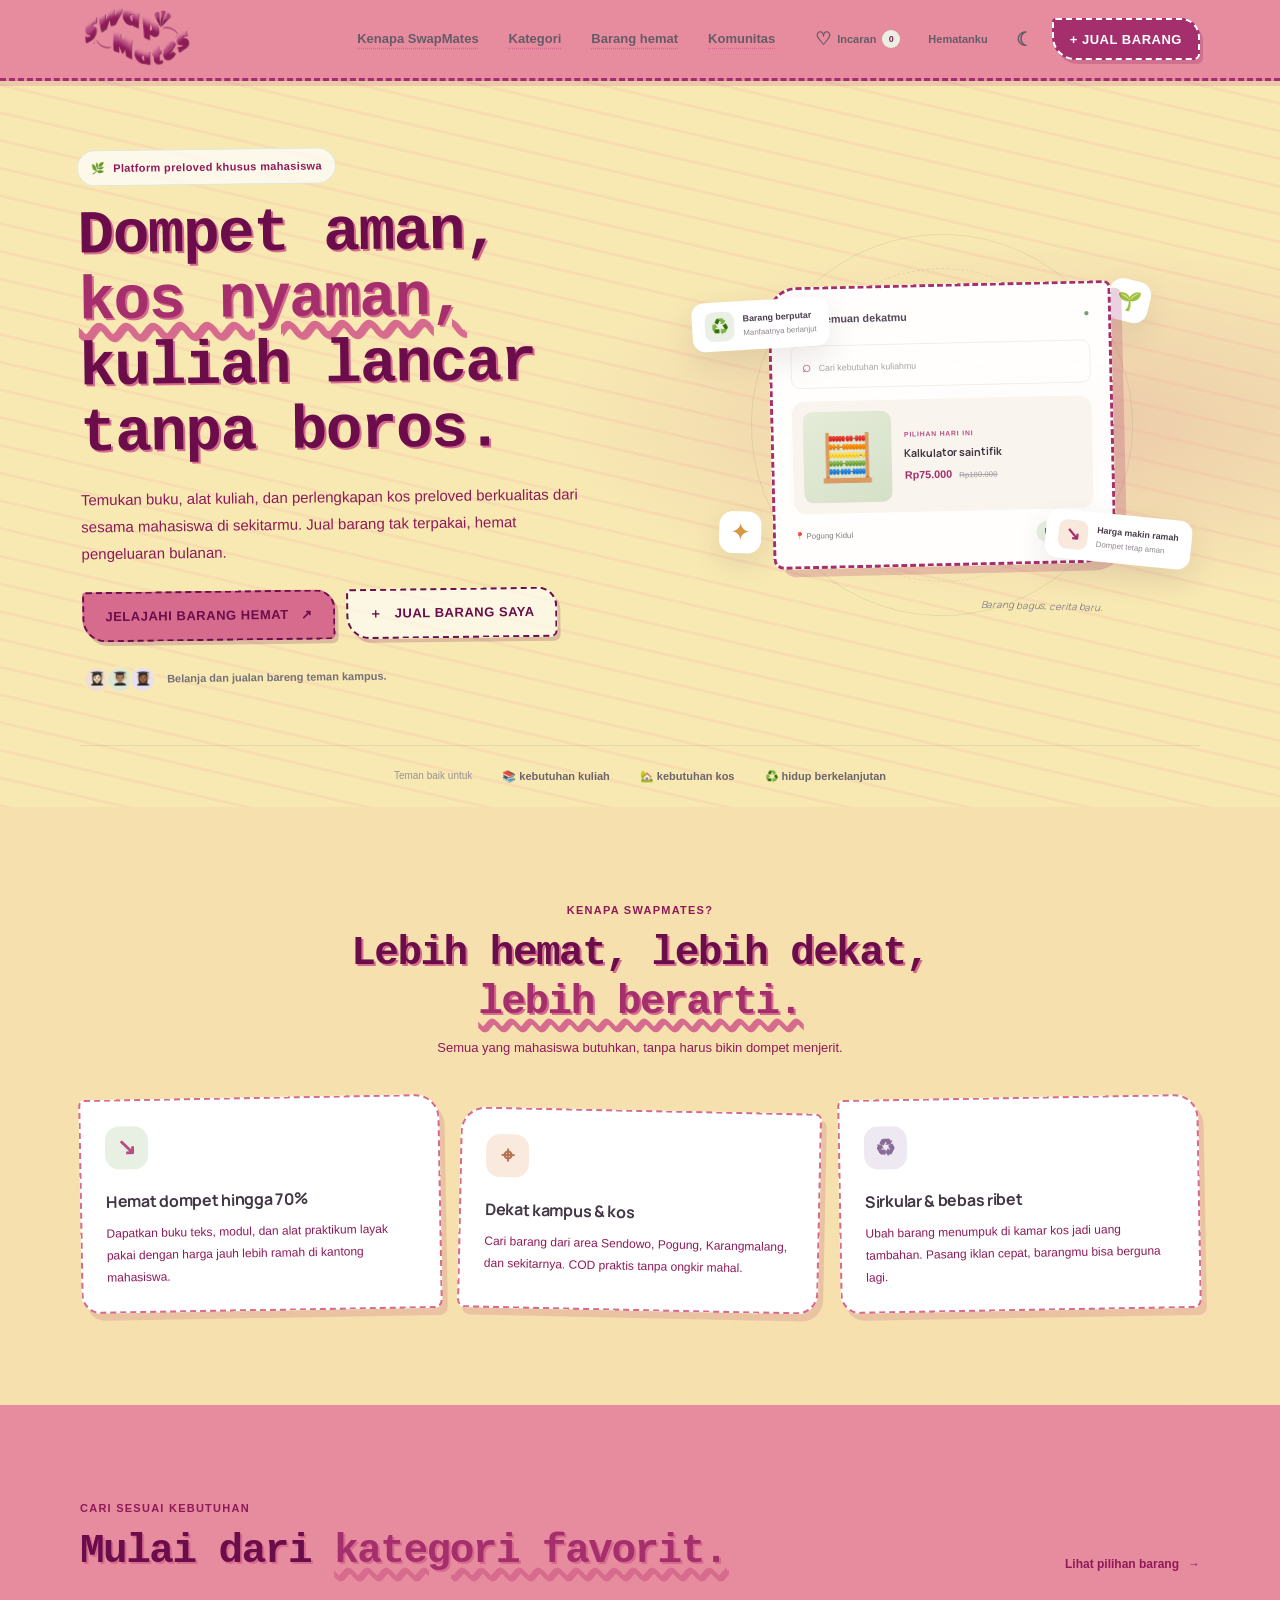
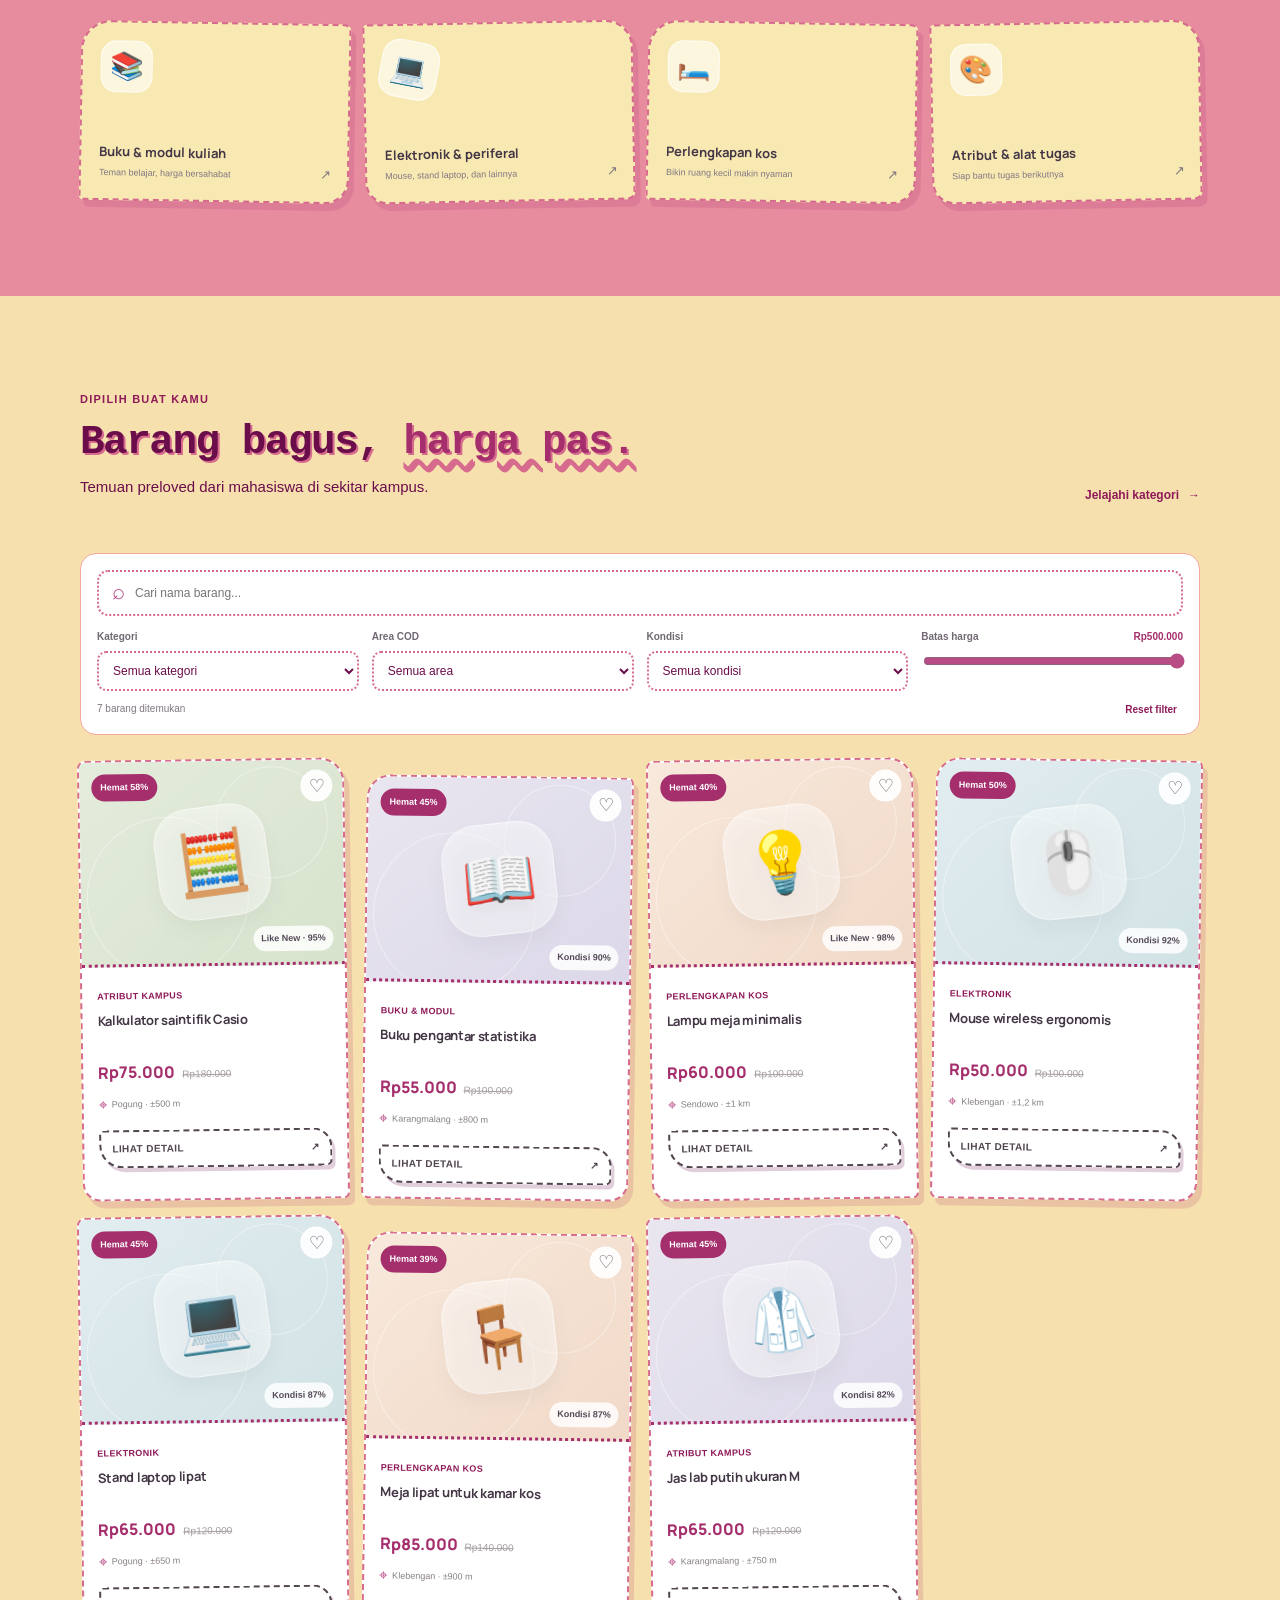
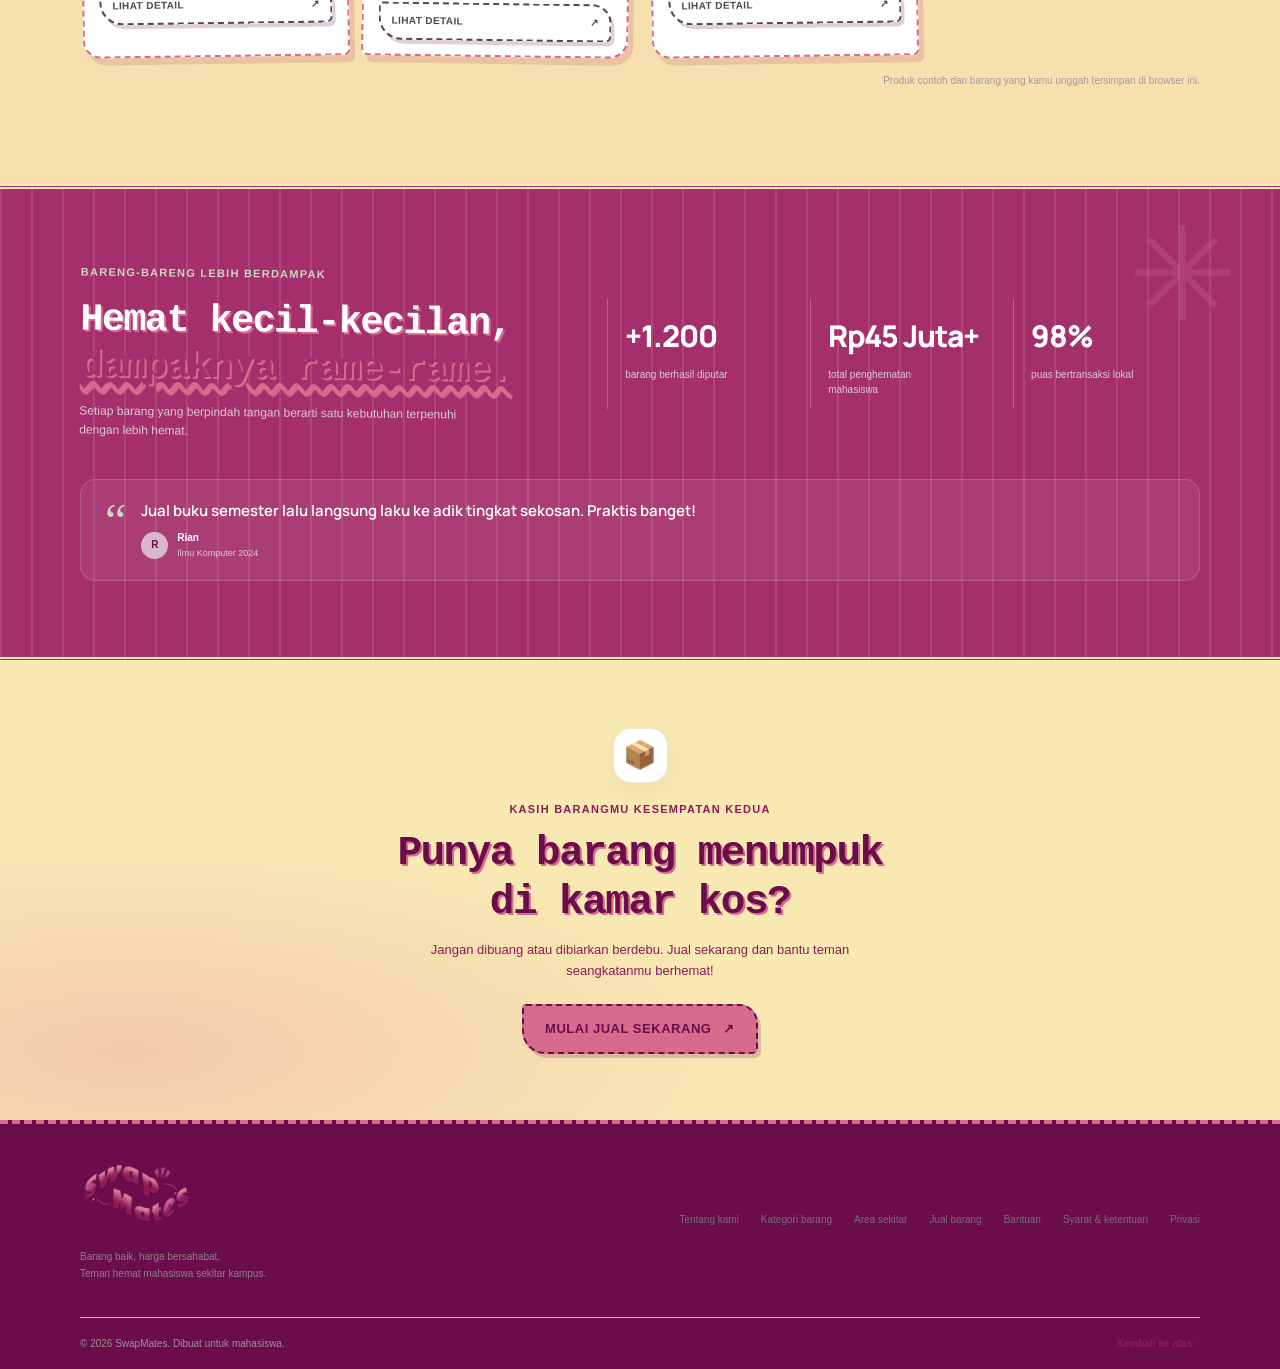
<file: index.html>
<!DOCTYPE html>
<html lang="id">
<head>
    <meta charset="UTF-8">
    <meta name="viewport" content="width=device-width, initial-scale=1.0">
    <meta name="theme-color" content="#f8e9b3">
    <meta name="description" content="Temukan barang preloved berkualitas dari mahasiswa sekitar kampus. Belanja lebih hemat dan jual barangmu dengan mudah di SwapMates.">
    <title>SwapMates — Preloved Hemat untuk Mahasiswa</title>
    <link rel="icon" type="image/png" href="assets/images/vector.png">
    <link rel="stylesheet" href="css/style.css">
</head>
<body>
    <header class="site-header">
        <nav class="navbar container" aria-label="Navigasi utama">
            <a class="brand" href="#home" aria-label="SwapMates, kembali ke beranda">
                <img class="brand-logo" src="assets/images/vector.png" alt="">
            </a>

            <button class="menu-toggle" type="button" aria-expanded="false" aria-controls="primary-menu" aria-label="Buka menu">
                <span></span><span></span><span></span>
            </button>

            <div class="menu" id="primary-menu">
                <a href="#benefits">Kenapa SwapMates</a>
                <a href="#categories">Kategori</a>
                <a href="#products">Barang hemat</a>
                <a href="#community">Komunitas</a>
                <div class="menu-tools">
                    <button class="tool-button wishlist-filter" type="button" aria-pressed="false" aria-label="Tampilkan daftar incaran">
                        <span aria-hidden="true">♡</span> Incaran <b id="wishlist-count">0</b>
                    </button>
                    <button class="tool-button" type="button" data-open-tracker>Hematanku</button>
                    <button class="tool-button theme-toggle" type="button" aria-label="Aktifkan tema gelap" aria-pressed="false">☾</button>
                    <button class="button button-small button-dark menu-cta" type="button" data-open-listing>+ Jual barang</button>
                </div>
            </div>
        </nav>
    </header>

    <main>
        <section class="hero section-shell" id="home">
            <div class="hero-inner container">
                <div class="hero-copy">
                    <p class="eyebrow"><span aria-hidden="true">🌿</span> Platform preloved khusus mahasiswa</p>
                    <h1>Dompet aman,<br><span>kos nyaman,</span><br>kuliah lancar tanpa boros.</h1>
                    <p class="hero-description">Temukan buku, alat kuliah, dan perlengkapan kos preloved berkualitas dari sesama mahasiswa di sekitarmu. Jual barang tak terpakai, hemat pengeluaran bulanan.</p>
                    <div class="hero-actions">
                        <a class="button button-primary" href="#products">Jelajahi barang hemat <span aria-hidden="true">↗</span></a>
                        <button class="button button-outline" type="button" data-open-listing><span aria-hidden="true">＋</span> Jual barang saya</button>
                    </div>
                    <div class="hero-note">
                        <span class="avatar-stack" aria-hidden="true"><i>👩🏻‍🎓</i><i>👨🏽‍🎓</i><i>👩🏾‍🎓</i></span>
                        <span>Belanja dan jualan bareng teman kampus.</span>
                    </div>
                </div>

                <div class="hero-art" aria-label="Pratinjau barang preloved di SwapMates">
                    <div class="art-orbit orbit-one"></div>
                    <div class="art-orbit orbit-two"></div>
                    <div class="art-sticker sticker-leaf" aria-hidden="true">🌱</div>
                    <div class="art-sticker sticker-sparkle" aria-hidden="true">✦</div>
                    <div class="market-card">
                        <div class="market-topline">
                            <span class="market-brand"><span class="mini-mark">S</span> Temuan dekatmu</span>
                            <span class="online-dot">●</span>
                        </div>
                        <div class="market-search"><span aria-hidden="true">⌕</span> Cari kebutuhan kuliahmu</div>
                        <div class="market-feature">
                            <div class="market-product-image" aria-hidden="true">🧮</div>
                            <div class="market-product-copy">
                                <span class="tiny-label">PILIHAN HARI INI</span>
                                <strong>Kalkulator saintifik</strong>
                                <span class="market-price">Rp75.000 <del>Rp180.000</del></span>
                            </div>
                        </div>
                        <div class="market-footer"><span>📍 Pogung Kidul</span><span class="save-pill">Hemat 58%</span></div>
                    </div>
                    <div class="floating-note note-top"><span class="note-icon">♻️</span><span><strong>Barang berputar</strong><small>Manfaatnya berlanjut</small></span></div>
                    <div class="floating-note note-bottom"><span class="note-icon note-coin">↘</span><span><strong>Harga makin ramah</strong><small>Dompet tetap aman</small></span></div>
                    <div class="hero-caption">Barang bagus, cerita baru.</div>
                </div>
            </div>
            <div class="hero-bottom container">
                <span>Teman baik untuk</span>
                <span class="campus-name">📚 kebutuhan kuliah</span>
                <span class="campus-name">🏡 kebutuhan kos</span>
                <span class="campus-name">♻️ hidup berkelanjutan</span>
            </div>
        </section>

        <section class="section benefits-section" id="benefits">
            <div class="container">
                <div class="section-heading">
                    <p class="eyebrow">Kenapa SwapMates?</p>
                    <h2>Lebih hemat, lebih dekat,<br><span>lebih berarti.</span></h2>
                    <p>Semua yang mahasiswa butuhkan, tanpa harus bikin dompet menjerit.</p>
                </div>
                <div class="benefit-grid">
                    <article class="benefit-card">
                        <span class="benefit-icon icon-green" aria-hidden="true">↘</span>
                        <h3>Hemat dompet hingga 70%</h3>
                        <p>Dapatkan buku teks, modul, dan alat praktikum layak pakai dengan harga jauh lebih ramah di kantong mahasiswa.</p>
                    </article>
                    <article class="benefit-card">
                        <span class="benefit-icon icon-peach" aria-hidden="true">⌖</span>
                        <h3>Dekat kampus &amp; kos</h3>
                        <p>Cari barang dari area Sendowo, Pogung, Karangmalang, dan sekitarnya. COD praktis tanpa ongkir mahal.</p>
                    </article>
                    <article class="benefit-card">
                        <span class="benefit-icon icon-lilac" aria-hidden="true">♻</span>
                        <h3>Sirkular &amp; bebas ribet</h3>
                        <p>Ubah barang menumpuk di kamar kos jadi uang tambahan. Pasang iklan cepat, barangmu bisa berguna lagi.</p>
                    </article>
                </div>
            </div>
        </section>

        <section class="section category-section" id="categories">
            <div class="container">
                <div class="section-heading section-heading-row">
                    <div>
                        <p class="eyebrow">Cari sesuai kebutuhan</p>
                        <h2>Mulai dari <span>kategori favorit.</span></h2>
                    </div>
                    <a class="text-link" href="#products">Lihat pilihan barang <span aria-hidden="true">→</span></a>
                </div>
                <div class="category-grid">
                    <a class="category-card category-books" href="#products" data-category-link="books">
                        <span class="category-emoji" aria-hidden="true">📚</span>
                        <span class="category-text"><strong>Buku &amp; modul kuliah</strong><small>Teman belajar, harga bersahabat</small></span>
                        <span class="category-arrow" aria-hidden="true">↗</span>
                    </a>
                    <a class="category-card category-tech" href="#products" data-category-link="electronics">
                        <span class="category-emoji" aria-hidden="true">💻</span>
                        <span class="category-text"><strong>Elektronik &amp; periferal</strong><small>Mouse, stand laptop, dan lainnya</small></span>
                        <span class="category-arrow" aria-hidden="true">↗</span>
                    </a>
                    <a class="category-card category-dorm" href="#products" data-category-link="dorm">
                        <span class="category-emoji" aria-hidden="true">🛏️</span>
                        <span class="category-text"><strong>Perlengkapan kos</strong><small>Bikin ruang kecil makin nyaman</small></span>
                        <span class="category-arrow" aria-hidden="true">↗</span>
                    </a>
                    <a class="category-card category-tools" href="#products" data-category-link="campus">
                        <span class="category-emoji" aria-hidden="true">🎨</span>
                        <span class="category-text"><strong>Atribut &amp; alat tugas</strong><small>Siap bantu tugas berikutnya</small></span>
                        <span class="category-arrow" aria-hidden="true">↗</span>
                    </a>
                </div>
            </div>
        </section>

        <section class="section products-section" id="products">
            <div class="container">
                <div class="section-heading section-heading-row">
                    <div>
                        <p class="eyebrow">Dipilih buat kamu</p>
                        <h2>Barang bagus, <span>harga pas.</span></h2>
                        <p>Temuan preloved dari mahasiswa di sekitar kampus.</p>
                    </div>
                    <a class="text-link" href="#categories">Jelajahi kategori <span aria-hidden="true">→</span></a>
                </div>
                <div class="catalog-tools">
                    <label class="search-field" for="product-search">
                        <span aria-hidden="true">⌕</span>
                        <input id="product-search" type="search" placeholder="Cari nama barang..." autocomplete="off">
                    </label>
                    <div class="filter-grid">
                        <label>Kategori
                            <select id="filter-category">
                                <option value="all">Semua kategori</option>
                                <option value="books">Buku &amp; Modul</option>
                                <option value="electronics">Elektronik</option>
                                <option value="dorm">Perlengkapan Kos</option>
                                <option value="campus">Atribut Kampus</option>
                            </select>
                        </label>
                        <label>Area COD
                            <select id="filter-area">
                                <option value="all">Semua area</option>
                                <option value="Pogung">Pogung</option>
                                <option value="Sendowo">Sendowo</option>
                                <option value="Karangmalang">Karangmalang</option>
                                <option value="Klebengan">Klebengan</option>
                            </select>
                        </label>
                        <label>Kondisi
                            <select id="filter-condition">
                                <option value="all">Semua kondisi</option>
                                <option value="95">Like New</option>
                                <option value="90">Minimal 90%</option>
                                <option value="80">Minimal 80%</option>
                            </select>
                        </label>
                        <label class="budget-filter" for="filter-budget">
                            <span>Batas harga <output id="budget-label" for="filter-budget">Rp500.000</output></span>
                            <input id="filter-budget" type="range" min="0" max="500000" step="10000" value="500000">
                        </label>
                    </div>
                    <div class="catalog-toolbar">
                        <p id="result-count" aria-live="polite"></p>
                        <button class="text-button" id="reset-filters" type="button">Reset filter</button>
                    </div>
                </div>
                <div class="product-grid" id="product-grid" aria-live="polite"></div>
                <div class="empty-state" id="empty-state" hidden>
                    <span aria-hidden="true">🔎</span>
                    <h3>Barangnya belum ketemu</h3>
                    <p>Coba ubah kata kunci atau longgarkan filternya.</p>
                    <button class="button button-outline" id="empty-reset" type="button">Tampilkan semua barang</button>
                </div>
                <p class="sample-note">Produk contoh dan barang yang kamu unggah tersimpan di browser ini.</p>
            </div>
        </section>

        <section class="community-section" id="community">
            <div class="community-inner container">
                <div class="community-heading">
                    <p class="eyebrow eyebrow-light">Bareng-bareng lebih berdampak</p>
                    <h2>Hemat kecil-kecilan,<br><span>dampaknya rame-rame.</span></h2>
                    <p>Setiap barang yang berpindah tangan berarti satu kebutuhan terpenuhi dengan lebih hemat.</p>
                </div>
                <div class="stats-grid">
                    <div class="stat"><strong>+1.200</strong><span>barang berhasil diputar</span></div>
                    <div class="stat"><strong>Rp45 Juta+</strong><span>total penghematan mahasiswa</span></div>
                    <div class="stat"><strong>98%</strong><span>puas bertransaksi lokal</span></div>
                </div>
                <figure class="testimonial">
                    <span class="quote-mark" aria-hidden="true">“</span>
                    <blockquote>Jual buku semester lalu langsung laku ke adik tingkat sekosan. Praktis banget!</blockquote>
                    <figcaption><span class="testimonial-avatar" aria-hidden="true">R</span><span><strong>Rian</strong><small>Ilmu Komputer 2024</small></span></figcaption>
                </figure>
                <span class="community-decoration" aria-hidden="true">✳</span>
            </div>
        </section>

        <section class="final-cta-section" id="final-cta">
            <div class="final-cta container">
                <div class="cta-icon" aria-hidden="true">📦</div>
                <p class="eyebrow">Kasih barangmu kesempatan kedua</p>
                <h2>Punya barang menumpuk<br>di kamar kos?</h2>
                <p>Jangan dibuang atau dibiarkan berdebu. Jual sekarang dan bantu teman seangkatanmu berhemat!</p>
                <button class="button button-primary" type="button" data-open-listing>Mulai jual sekarang <span aria-hidden="true">↗</span></button>
            </div>
        </section>
    </main>

    <footer class="site-footer" id="footer">
        <div class="container footer-main">
            <div class="footer-brand">
                <a class="brand" href="#home" aria-label="SwapMates, kembali ke beranda">
                    <img class="brand-logo" src="assets/images/vector.png" alt="">
                </a>
                <p>Barang baik, harga bersahabat.<br>Teman hemat mahasiswa sekitar kampus.</p>
            </div>
            <div class="footer-links">
                <a href="pages/about.html">Tentang kami</a>
                <a href="pages/categories.html">Kategori barang</a>
                <a href="pages/nearby.html">Area sekitar</a>
                <a href="pages/post.html">Jual barang</a>
                <a href="mailto:halo@swapmates.id">Bantuan</a>
                <a href="pages/terms.html">Syarat &amp; ketentuan</a>
                <a href="pages/privacy.html">Privasi</a>
            </div>
        </div>
        <div class="container footer-bottom">
            <span>© 2026 SwapMates. Dibuat untuk mahasiswa.</span>
            <a href="#home">Kembali ke atas ↑</a>
        </div>
    </footer>

    <dialog class="product-dialog" id="product-dialog" aria-labelledby="detail-title">
        <button class="dialog-close" type="button" data-close-dialog aria-label="Tutup detail">×</button>
        <div class="product-detail-grid">
            <div class="detail-gallery">
                <div class="detail-visual" id="detail-visual"></div>
                <div class="gallery-thumbnails" id="detail-thumbnails"></div>
            </div>
            <div class="detail-copy">
                <p class="eyebrow" id="detail-category"></p>
                <h2 id="detail-title"></h2>
                <div class="product-price"><strong id="detail-price"></strong><del id="detail-new-price"></del></div>
                <p class="detail-savings" id="detail-savings"></p>
                <p class="dialog-description" id="detail-description"></p>
                <div class="detail-facts">
                    <span id="detail-condition"></span>
                    <span id="detail-location"></span>
                </div>
                <div class="seller-card">
                    <span class="seller-avatar" id="seller-avatar">S</span>
                    <span><strong id="seller-name"></strong><small id="seller-course"></small></span>
                </div>
                <div class="offer-box">
                    <strong>Ajukan penawaran</strong>
                    <span class="offer-buttons">
                        <button class="button button-outline" type="button" data-offer="5000">−Rp5.000</button>
                        <button class="button button-outline" type="button" data-offer="10000">−Rp10.000</button>
                    </span>
                </div>
                <div class="detail-actions">
                    <button class="button button-outline" type="button" data-detail-chat>Hubungi penjual</button>
                    <button class="button button-primary" type="button" data-detail-buy>Simulasikan beli</button>
                    <button class="button button-primary" type="button" data-detail-sold hidden>Tandai terjual</button>
                </div>
                <p class="simulation-note">Transaksi dan chat adalah simulasi lokal untuk demo front-end.</p>
            </div>
        </div>
    </dialog>

    <dialog class="app-dialog listing-dialog" id="listing-dialog" aria-labelledby="listing-title">
        <button class="dialog-close" type="button" data-close-dialog aria-label="Tutup form">×</button>
        <p class="eyebrow">Bikin barangmu berguna lagi</p>
        <h2 id="listing-title">Pasang barang preloved</h2>
        <p class="dialog-intro">Isi detail singkat. Barangmu langsung muncul di etalase browser ini.</p>
        <form id="listing-form" class="listing-form">
            <label class="upload-control" for="listing-image">
                <span class="upload-icon" aria-hidden="true">＋</span>
                <span><strong>Pilih foto barang</strong><small>Maks. 3 foto · total 2 MB</small></span>
                <img id="listing-preview" alt="Pratinjau foto barang" hidden>
                <input id="listing-image" type="file" accept="image/*" multiple required>
            </label>
            <div class="form-grid">
                <label class="form-wide" for="listing-name">Nama barang
                    <input id="listing-name" name="name" type="text" maxlength="70" placeholder="Contoh: Kalkulator saintifik Casio" required>
                </label>
                <label for="listing-category">Kategori
                    <select id="listing-category" name="category" required>
                        <option value="books">Buku &amp; Modul</option>
                        <option value="electronics">Elektronik</option>
                        <option value="dorm">Perlengkapan Kos</option>
                        <option value="campus">Atribut Kampus</option>
                    </select>
                </label>
                <label for="listing-condition">Kondisi
                    <select id="listing-condition" name="condition" required>
                        <option value="95">Like New · 95%</option>
                        <option value="90">90%</option>
                        <option value="80">80%</option>
                    </select>
                </label>
                <label for="listing-price">Harga jual
                    <input id="listing-price" name="price" type="number" min="1000" step="1000" placeholder="75000" required>
                </label>
                <label for="listing-new-price">Estimasi harga baru
                    <input id="listing-new-price" name="newPrice" type="number" min="1000" step="1000" placeholder="180000" required>
                </label>
                <label for="listing-location">Lokasi COD
                    <select id="listing-location" name="location" required>
                        <option value="Pogung">Pogung</option>
                        <option value="Sendowo">Sendowo</option>
                        <option value="Karangmalang">Karangmalang</option>
                        <option value="Klebengan">Klebengan</option>
                    </select>
                </label>
                <label for="listing-seller">Nama penjual
                    <input id="listing-seller" name="seller" type="text" maxlength="40" placeholder="Nama panggilan" required>
                </label>
                <label for="listing-seller-course">Program studi / angkatan
                    <input id="listing-seller-course" name="course" type="text" maxlength="50" placeholder="Contoh: Ilmu Komputer '24" required>
                </label>
                <label class="form-wide" for="listing-description">Deskripsi kondisi barang
                    <textarea id="listing-description" name="description" rows="3" maxlength="300" placeholder="Ceritakan kondisi, kelengkapan, atau minus barang dengan jujur." required></textarea>
                </label>
            </div>
            <p class="listing-savings" id="listing-savings" aria-live="polite">Masukkan harga jual dan harga baru untuk melihat estimasi hemat.</p>
            <p class="form-feedback" id="listing-feedback" role="status"></p>
            <button class="button button-primary form-submit" type="submit">Pasang barang <span aria-hidden="true">↗</span></button>
        </form>
    </dialog>

    <dialog class="app-dialog dashboard-dialog" id="tracker-dialog" aria-labelledby="tracker-title">
        <button class="dialog-close" type="button" data-close-dialog aria-label="Tutup ringkasan">×</button>
        <p class="eyebrow">Ringkasan pribadi</p>
        <h2 id="tracker-title">Hematanku di SwapMates</h2>
        <p class="dialog-intro">Catatan transaksi simulasi disimpan di browser ini.</p>
        <div class="tracker-grid">
            <article class="tracker-card tracker-saved">
                <span aria-hidden="true">↘</span>
                <small>Total hemat dari belanja</small>
                <strong id="tracker-savings">Rp0</strong>
                <span id="tracker-purchases">0 barang dibeli</span>
            </article>
            <article class="tracker-card tracker-income">
                <span aria-hidden="true">＋</span>
                <small>Pemasukan dari barang terjual</small>
                <strong id="tracker-income">Rp0</strong>
                <span id="tracker-sales">0 barang terjual</span>
            </article>
        </div>
    </dialog>

    <dialog class="app-dialog chat-dialog" id="chat-dialog" aria-labelledby="chat-title">
        <button class="dialog-close" type="button" data-close-dialog aria-label="Tutup chat">×</button>
        <p class="eyebrow">Obrolan COD</p>
        <h2 id="chat-title">Chat penjual</h2>
        <p class="dialog-intro" id="chat-product"></p>
        <div class="chat-log" id="chat-log" aria-live="polite"></div>
        <form class="chat-form" id="chat-form">
            <label class="sr-only" for="chat-message">Tulis pesan</label>
            <input id="chat-message" type="text" maxlength="240" placeholder="Tulis pesan..." autocomplete="off" required>
            <button class="button button-primary" type="submit">Kirim</button>
        </form>
        <p class="simulation-note">Balasan otomatis hanya simulasi, bukan pesan sungguhan.</p>
    </dialog>

    <div class="app-status" id="app-status" role="status" aria-live="polite"></div>

    <script src="js/script.js"></script>
</body>
</html>
</file>
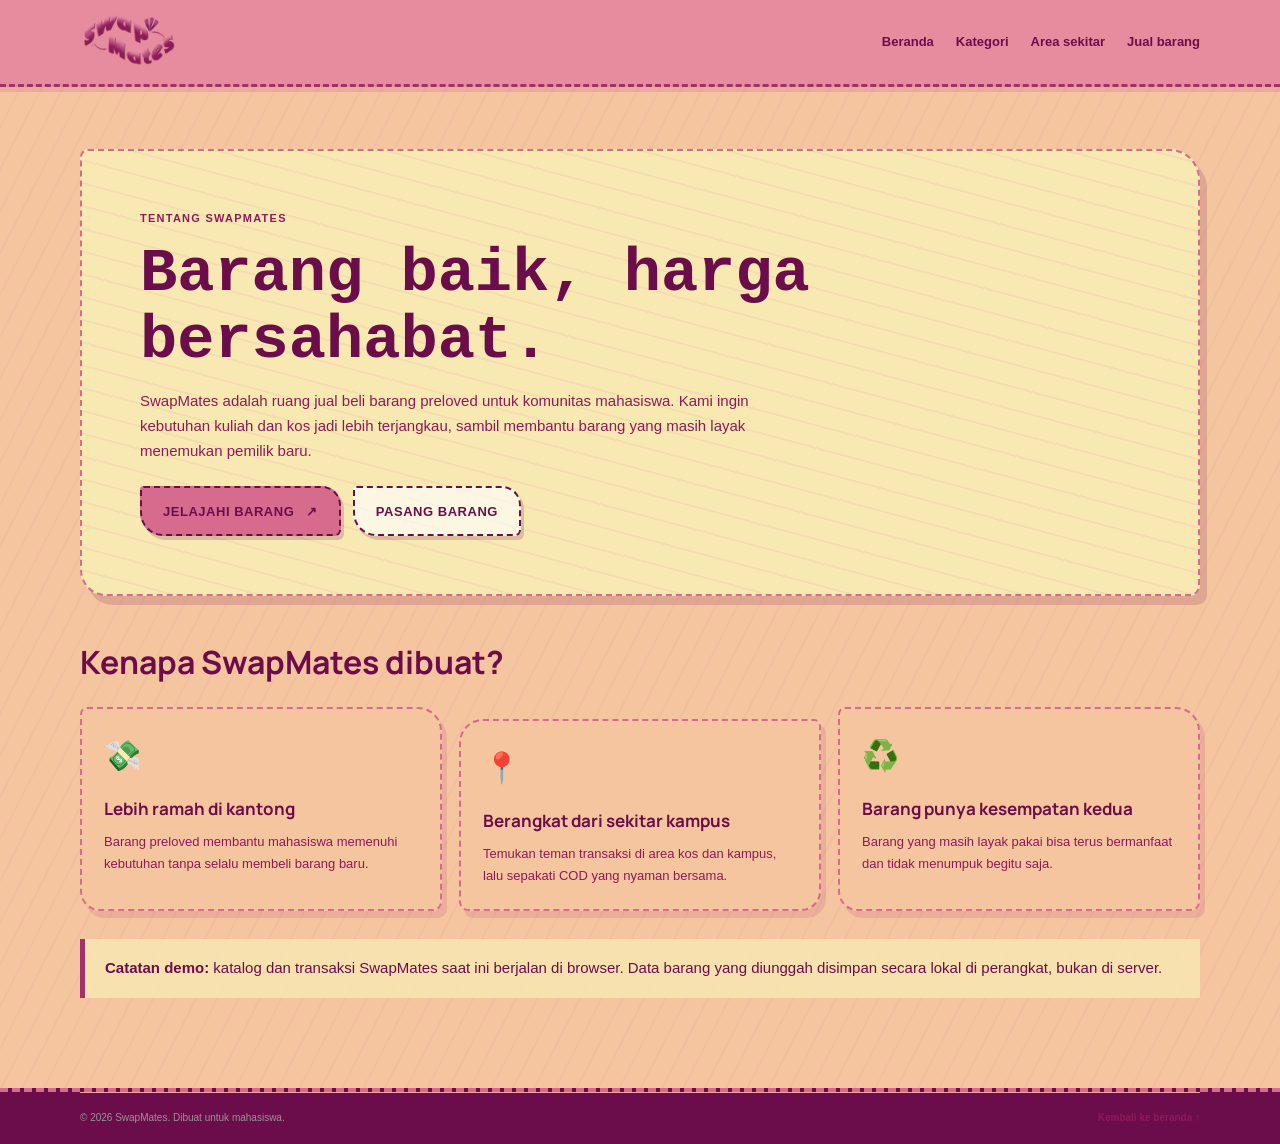
<file: pages/about.html>
<!DOCTYPE html>
<html lang="id">
<head>
    <meta charset="UTF-8">
    <meta name="viewport" content="width=device-width, initial-scale=1.0">
    <meta name="theme-color" content="#f8e9b3">
    <meta name="description" content="Kenali SwapMates, marketplace preloved lokal yang membantu mahasiswa berhemat dan memperpanjang usia pakai barang.">
    <title>Tentang SwapMates — Teman Hemat Mahasiswa</title>
    <link rel="icon" type="image/png" href="../assets/images/vector.png">
    <link rel="stylesheet" href="../css/style.css">
    <link rel="stylesheet" href="pages.css">
</head>
<body>
    <header class="site-header">
        <nav class="pages-nav container" aria-label="Navigasi utama">
            <a class="brand" href="../index.html" aria-label="SwapMates, kembali ke beranda"><img class="brand-logo" src="../assets/images/vector.png" alt=""></a>
            <div class="pages-nav-links">
                <a href="../index.html">Beranda</a>
                <a href="categories.html">Kategori</a>
                <a href="nearby.html">Area sekitar</a>
                <a href="post.html">Jual barang</a>
            </div>
        </nav>
    </header>

    <main class="content-page container">
        <section class="page-hero">
            <p class="eyebrow">Tentang SwapMates</p>
            <h1>Barang baik, harga bersahabat.</h1>
            <p>SwapMates adalah ruang jual beli barang preloved untuk komunitas mahasiswa. Kami ingin kebutuhan kuliah dan kos jadi lebih terjangkau, sambil membantu barang yang masih layak menemukan pemilik baru.</p>
            <div class="page-actions">
                <a class="button button-primary" href="../index.html#products">Jelajahi barang <span aria-hidden="true">↗</span></a>
                <a class="button button-outline" href="post.html">Pasang barang</a>
            </div>
        </section>

        <h2 class="page-section-title">Kenapa SwapMates dibuat?</h2>
        <div class="page-card-grid">
            <article class="page-card">
                <span class="page-card-icon" aria-hidden="true">💸</span>
                <h2>Lebih ramah di kantong</h2>
                <p>Barang preloved membantu mahasiswa memenuhi kebutuhan tanpa selalu membeli barang baru.</p>
            </article>
            <article class="page-card">
                <span class="page-card-icon" aria-hidden="true">📍</span>
                <h2>Berangkat dari sekitar kampus</h2>
                <p>Temukan teman transaksi di area kos dan kampus, lalu sepakati COD yang nyaman bersama.</p>
            </article>
            <article class="page-card">
                <span class="page-card-icon" aria-hidden="true">♻️</span>
                <h2>Barang punya kesempatan kedua</h2>
                <p>Barang yang masih layak pakai bisa terus bermanfaat dan tidak menumpuk begitu saja.</p>
            </article>
        </div>

        <div class="page-note"><strong>Catatan demo:</strong> katalog dan transaksi SwapMates saat ini berjalan di browser. Data barang yang diunggah disimpan secara lokal di perangkat, bukan di server.</div>
    </main>

    <footer class="site-footer pages-footer">
        <div class="container footer-bottom">
            <span>© 2026 SwapMates. Dibuat untuk mahasiswa.</span>
            <a href="../index.html">Kembali ke beranda ↑</a>
        </div>
    </footer>
</body>
</html>
</file>
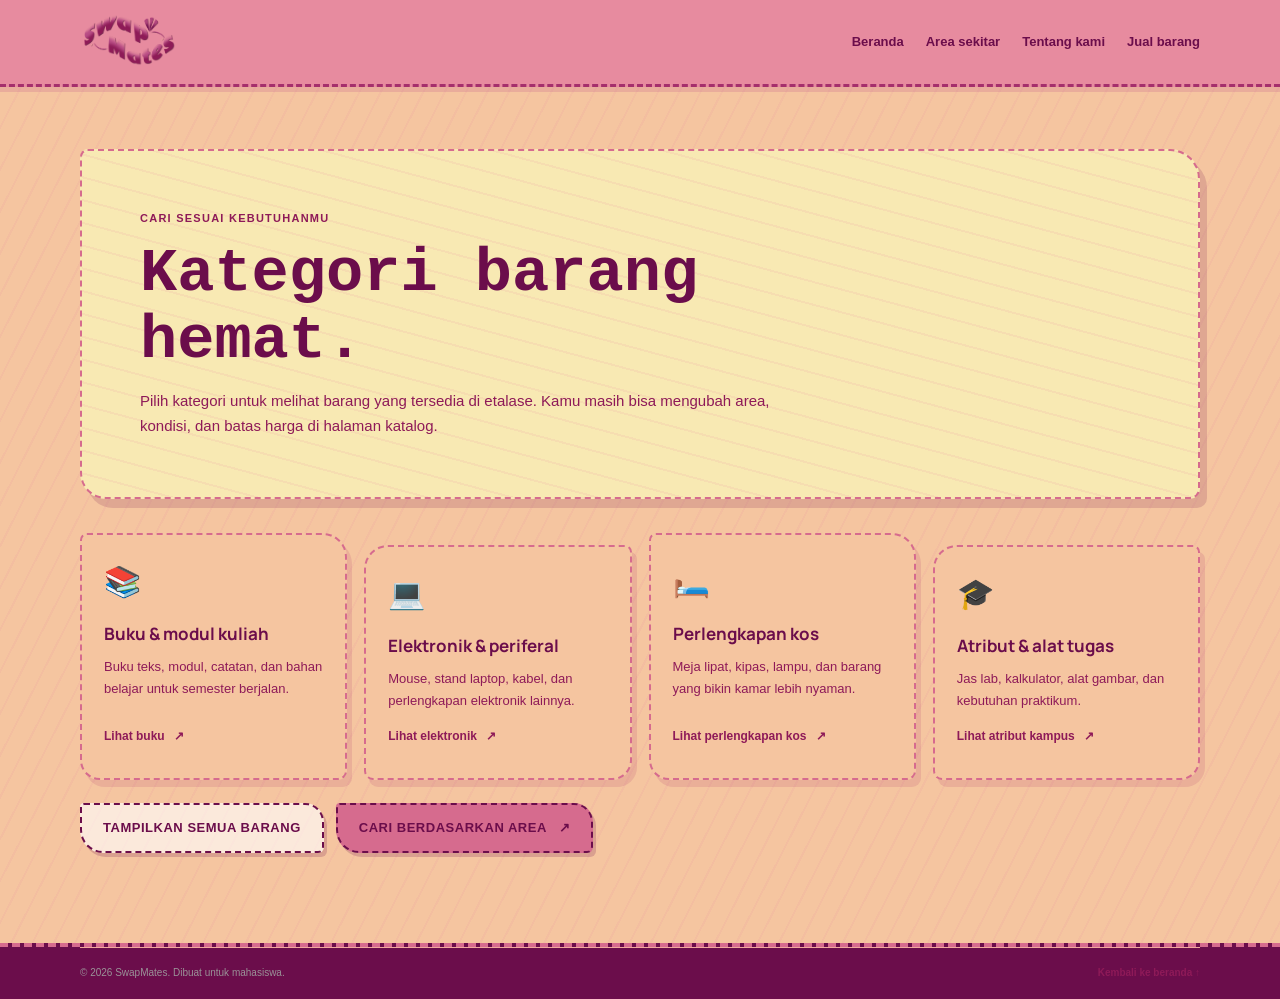
<file: pages/categories.html>
<!DOCTYPE html>
<html lang="id">
<head>
    <meta charset="UTF-8">
    <meta name="viewport" content="width=device-width, initial-scale=1.0">
    <meta name="theme-color" content="#f8e9b3">
    <meta name="description" content="Jelajahi kategori buku, elektronik, perlengkapan kos, dan atribut kampus preloved di SwapMates.">
    <title>Kategori Barang — SwapMates</title>
    <link rel="icon" type="image/png" href="../assets/images/vector.png">
    <link rel="stylesheet" href="../css/style.css">
    <link rel="stylesheet" href="pages.css">
</head>
<body>
    <header class="site-header">
        <nav class="pages-nav container" aria-label="Navigasi utama">
            <a class="brand" href="../index.html" aria-label="SwapMates, kembali ke beranda"><img class="brand-logo" src="../assets/images/vector.png" alt=""></a>
            <div class="pages-nav-links">
                <a href="../index.html">Beranda</a>
                <a href="nearby.html">Area sekitar</a>
                <a href="about.html">Tentang kami</a>
                <a href="post.html">Jual barang</a>
            </div>
        </nav>
    </header>

    <main class="content-page container">
        <section class="page-hero">
            <p class="eyebrow">Cari sesuai kebutuhanmu</p>
            <h1>Kategori barang hemat.</h1>
            <p>Pilih kategori untuk melihat barang yang tersedia di etalase. Kamu masih bisa mengubah area, kondisi, dan batas harga di halaman katalog.</p>
        </section>

        <div class="page-card-grid">
            <a class="page-card" href="../index.html?kategori=books#products">
                <span class="page-card-icon" aria-hidden="true">📚</span>
                <h2>Buku &amp; modul kuliah</h2>
                <p>Buku teks, modul, catatan, dan bahan belajar untuk semester berjalan.</p>
                <span class="text-link">Lihat buku <span aria-hidden="true">↗</span></span>
            </a>
            <a class="page-card" href="../index.html?kategori=electronics#products">
                <span class="page-card-icon" aria-hidden="true">💻</span>
                <h2>Elektronik &amp; periferal</h2>
                <p>Mouse, stand laptop, kabel, dan perlengkapan elektronik lainnya.</p>
                <span class="text-link">Lihat elektronik <span aria-hidden="true">↗</span></span>
            </a>
            <a class="page-card" href="../index.html?kategori=dorm#products">
                <span class="page-card-icon" aria-hidden="true">🛏️</span>
                <h2>Perlengkapan kos</h2>
                <p>Meja lipat, kipas, lampu, dan barang yang bikin kamar lebih nyaman.</p>
                <span class="text-link">Lihat perlengkapan kos <span aria-hidden="true">↗</span></span>
            </a>
            <a class="page-card" href="../index.html?kategori=campus#products">
                <span class="page-card-icon" aria-hidden="true">🎓</span>
                <h2>Atribut &amp; alat tugas</h2>
                <p>Jas lab, kalkulator, alat gambar, dan kebutuhan praktikum.</p>
                <span class="text-link">Lihat atribut kampus <span aria-hidden="true">↗</span></span>
            </a>
        </div>

        <div class="page-actions">
            <a class="button button-outline" href="../index.html#products">Tampilkan semua barang</a>
            <a class="button button-primary" href="nearby.html">Cari berdasarkan area <span aria-hidden="true">↗</span></a>
        </div>
    </main>

    <footer class="site-footer pages-footer">
        <div class="container footer-bottom">
            <span>© 2026 SwapMates. Dibuat untuk mahasiswa.</span>
            <a href="../index.html">Kembali ke beranda ↑</a>
        </div>
    </footer>
</body>
</html>
</file>
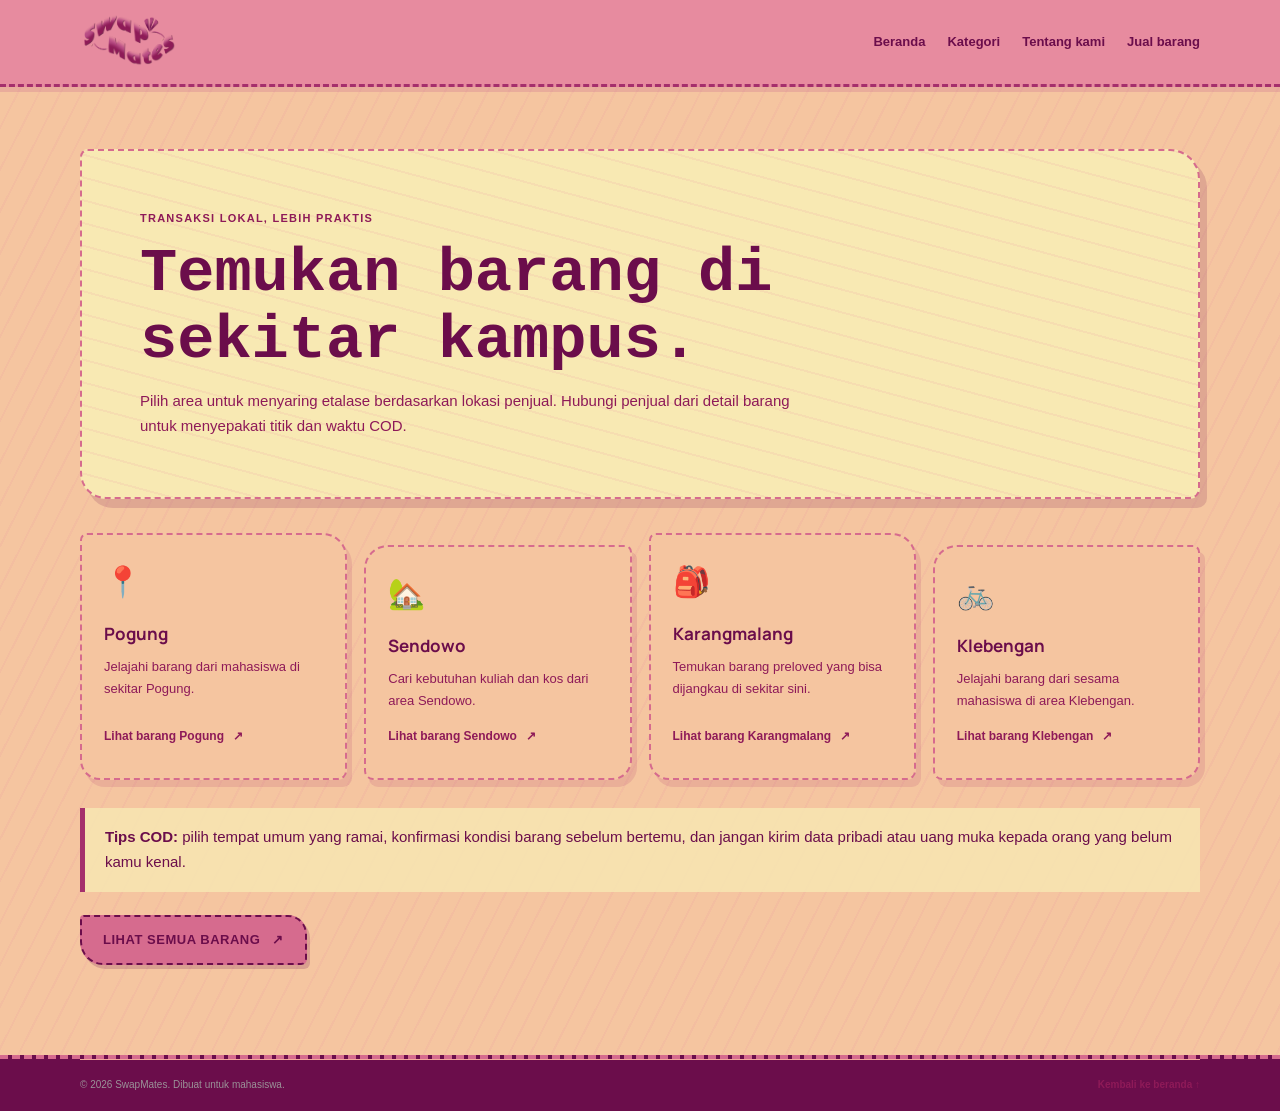
<file: pages/nearby.html>
<!DOCTYPE html>
<html lang="id">
<head>
    <meta charset="UTF-8">
    <meta name="viewport" content="width=device-width, initial-scale=1.0">
    <meta name="theme-color" content="#f8e9b3">
    <meta name="description" content="Temukan barang preloved mahasiswa di Pogung, Sendowo, Karangmalang, dan Klebengan untuk transaksi COD lokal.">
    <title>Barang Dekat Kampus — SwapMates</title>
    <link rel="icon" type="image/png" href="../assets/images/vector.png">
    <link rel="stylesheet" href="../css/style.css">
    <link rel="stylesheet" href="pages.css">
</head>
<body>
    <header class="site-header">
        <nav class="pages-nav container" aria-label="Navigasi utama">
            <a class="brand" href="../index.html" aria-label="SwapMates, kembali ke beranda"><img class="brand-logo" src="../assets/images/vector.png" alt=""></a>
            <div class="pages-nav-links">
                <a href="../index.html">Beranda</a>
                <a href="categories.html">Kategori</a>
                <a href="about.html">Tentang kami</a>
                <a href="post.html">Jual barang</a>
            </div>
        </nav>
    </header>

    <main class="content-page container">
        <section class="page-hero">
            <p class="eyebrow">Transaksi lokal, lebih praktis</p>
            <h1>Temukan barang di sekitar kampus.</h1>
            <p>Pilih area untuk menyaring etalase berdasarkan lokasi penjual. Hubungi penjual dari detail barang untuk menyepakati titik dan waktu COD.</p>
        </section>

        <div class="page-card-grid">
            <a class="page-card" href="../index.html?area=Pogung#products">
                <span class="page-card-icon" aria-hidden="true">📍</span>
                <h2>Pogung</h2>
                <p>Jelajahi barang dari mahasiswa di sekitar Pogung.</p>
                <span class="text-link">Lihat barang Pogung <span aria-hidden="true">↗</span></span>
            </a>
            <a class="page-card" href="../index.html?area=Sendowo#products">
                <span class="page-card-icon" aria-hidden="true">🏡</span>
                <h2>Sendowo</h2>
                <p>Cari kebutuhan kuliah dan kos dari area Sendowo.</p>
                <span class="text-link">Lihat barang Sendowo <span aria-hidden="true">↗</span></span>
            </a>
            <a class="page-card" href="../index.html?area=Karangmalang#products">
                <span class="page-card-icon" aria-hidden="true">🎒</span>
                <h2>Karangmalang</h2>
                <p>Temukan barang preloved yang bisa dijangkau di sekitar sini.</p>
                <span class="text-link">Lihat barang Karangmalang <span aria-hidden="true">↗</span></span>
            </a>
            <a class="page-card" href="../index.html?area=Klebengan#products">
                <span class="page-card-icon" aria-hidden="true">🚲</span>
                <h2>Klebengan</h2>
                <p>Jelajahi barang dari sesama mahasiswa di area Klebengan.</p>
                <span class="text-link">Lihat barang Klebengan <span aria-hidden="true">↗</span></span>
            </a>
        </div>

        <div class="page-note"><strong>Tips COD:</strong> pilih tempat umum yang ramai, konfirmasi kondisi barang sebelum bertemu, dan jangan kirim data pribadi atau uang muka kepada orang yang belum kamu kenal.</div>
        <div class="page-actions">
            <a class="button button-primary" href="../index.html#products">Lihat semua barang <span aria-hidden="true">↗</span></a>
        </div>
    </main>

    <footer class="site-footer pages-footer">
        <div class="container footer-bottom">
            <span>© 2026 SwapMates. Dibuat untuk mahasiswa.</span>
            <a href="../index.html">Kembali ke beranda ↑</a>
        </div>
    </footer>
</body>
</html>
</file>
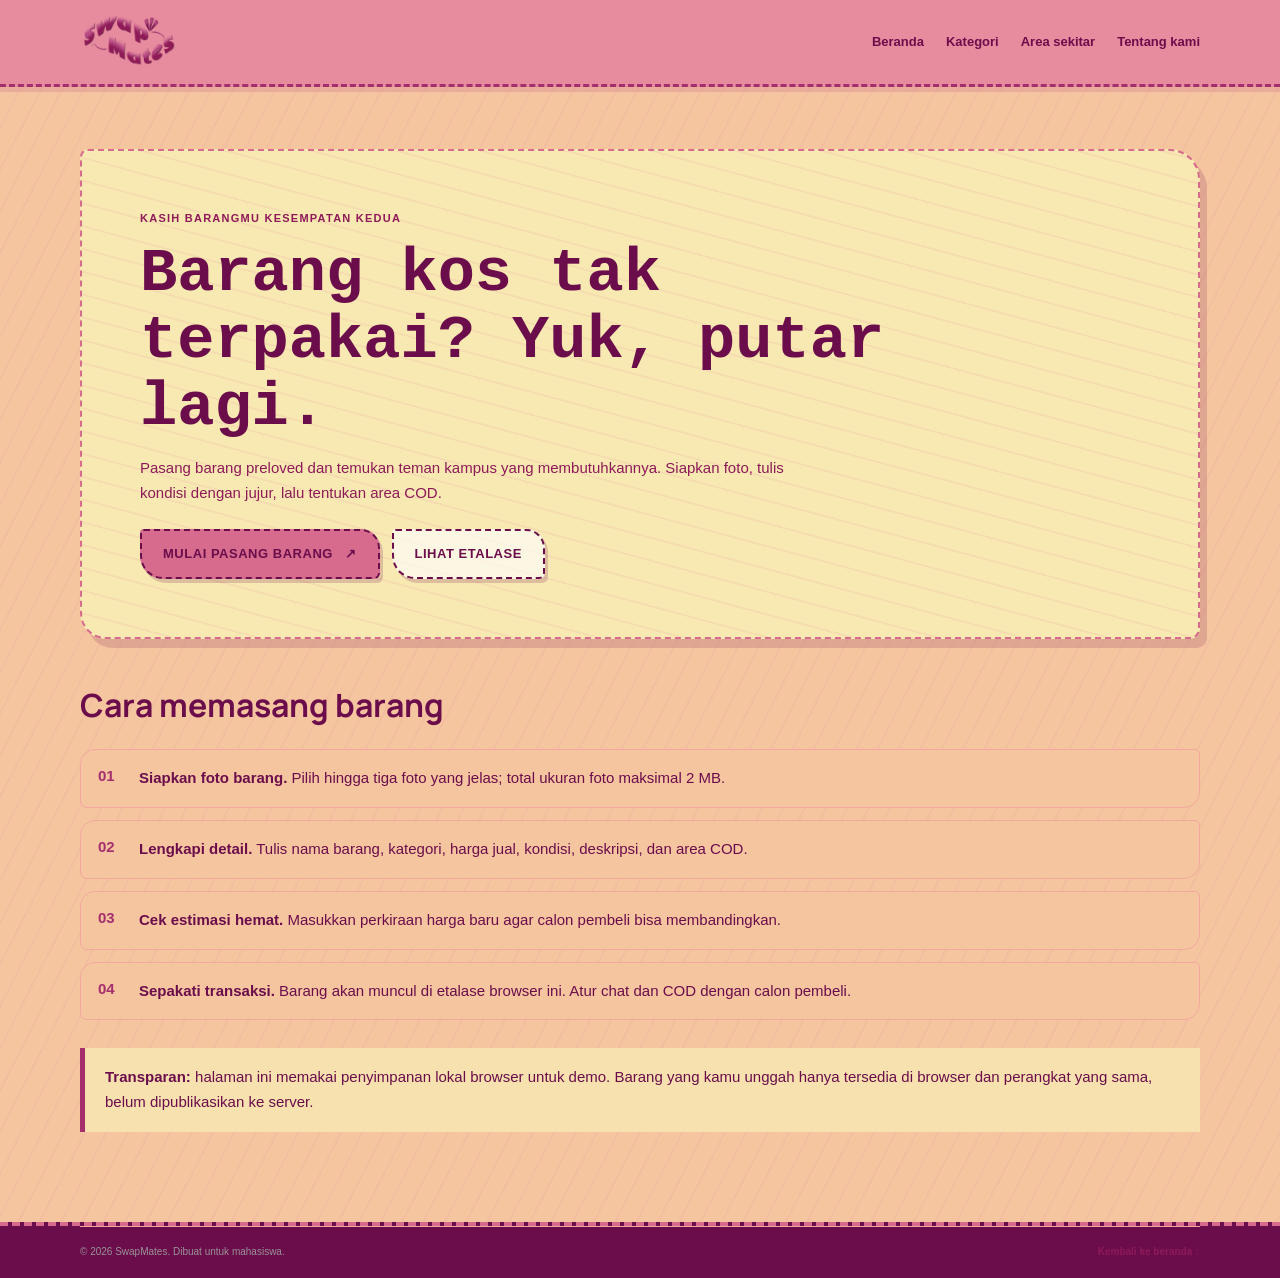
<file: pages/post.html>
<!DOCTYPE html>
<html lang="id">
<head>
    <meta charset="UTF-8">
    <meta name="viewport" content="width=device-width, initial-scale=1.0">
    <meta name="theme-color" content="#f8e9b3">
    <meta name="description" content="Pasang barang preloved di SwapMates dan bantu mahasiswa lain mendapatkan kebutuhan dengan harga lebih hemat.">
    <title>Jual Barang — SwapMates</title>
    <link rel="icon" type="image/png" href="../assets/images/vector.png">
    <link rel="stylesheet" href="../css/style.css">
    <link rel="stylesheet" href="pages.css">
</head>
<body>
    <header class="site-header">
        <nav class="pages-nav container" aria-label="Navigasi utama">
            <a class="brand" href="../index.html" aria-label="SwapMates, kembali ke beranda"><img class="brand-logo" src="../assets/images/vector.png" alt=""></a>
            <div class="pages-nav-links">
                <a href="../index.html">Beranda</a>
                <a href="categories.html">Kategori</a>
                <a href="nearby.html">Area sekitar</a>
                <a href="about.html">Tentang kami</a>
            </div>
        </nav>
    </header>

    <main class="content-page container">
        <section class="page-hero">
            <p class="eyebrow">Kasih barangmu kesempatan kedua</p>
            <h1>Barang kos tak terpakai? Yuk, putar lagi.</h1>
            <p>Pasang barang preloved dan temukan teman kampus yang membutuhkannya. Siapkan foto, tulis kondisi dengan jujur, lalu tentukan area COD.</p>
            <div class="page-actions">
                <a class="button button-primary" href="../index.html?jual=1#products">Mulai pasang barang <span aria-hidden="true">↗</span></a>
                <a class="button button-outline" href="../index.html#products">Lihat etalase</a>
            </div>
        </section>

        <h2 class="page-section-title">Cara memasang barang</h2>
        <ol class="page-steps">
            <li><strong>Siapkan foto barang.</strong> Pilih hingga tiga foto yang jelas; total ukuran foto maksimal 2 MB.</li>
            <li><strong>Lengkapi detail.</strong> Tulis nama barang, kategori, harga jual, kondisi, deskripsi, dan area COD.</li>
            <li><strong>Cek estimasi hemat.</strong> Masukkan perkiraan harga baru agar calon pembeli bisa membandingkan.</li>
            <li><strong>Sepakati transaksi.</strong> Barang akan muncul di etalase browser ini. Atur chat dan COD dengan calon pembeli.</li>
        </ol>
        <div class="page-note"><strong>Transparan:</strong> halaman ini memakai penyimpanan lokal browser untuk demo. Barang yang kamu unggah hanya tersedia di browser dan perangkat yang sama, belum dipublikasikan ke server.</div>
    </main>

    <footer class="site-footer pages-footer">
        <div class="container footer-bottom">
            <span>© 2026 SwapMates. Dibuat untuk mahasiswa.</span>
            <a href="../index.html">Kembali ke beranda ↑</a>
        </div>
    </footer>
</body>
</html>
</file>
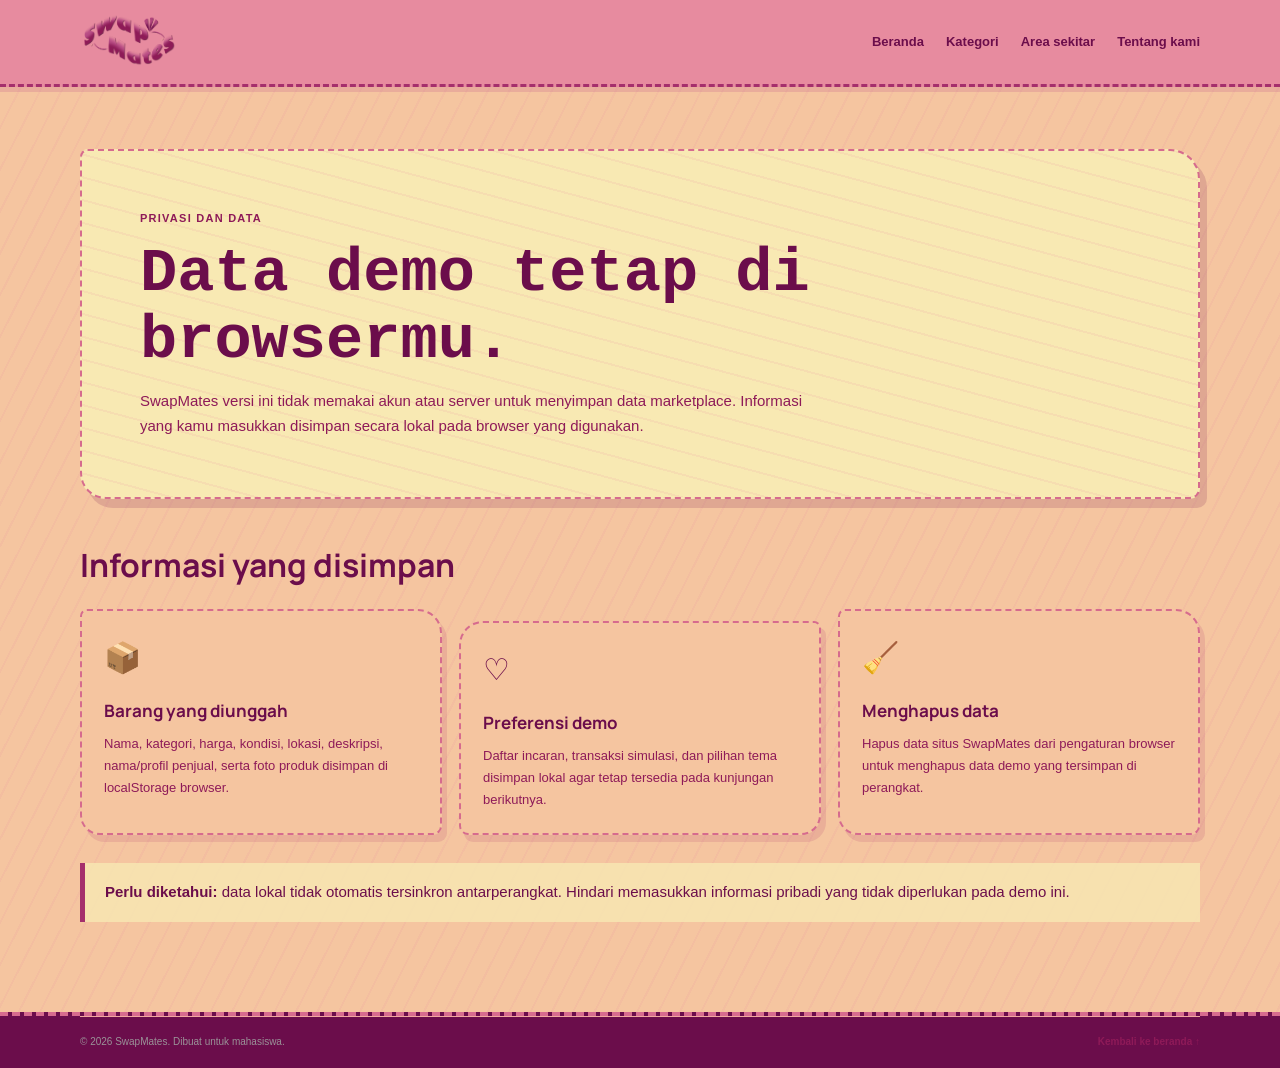
<file: pages/privacy.html>
<!DOCTYPE html>
<html lang="id">
<head>
    <meta charset="UTF-8">
    <meta name="viewport" content="width=device-width, initial-scale=1.0">
    <meta name="theme-color" content="#f8e9b3">
    <meta name="description" content="Informasi tentang data yang disimpan oleh demo SwapMates di browser pengguna.">
    <title>Privasi — SwapMates</title>
    <link rel="icon" type="image/png" href="../assets/images/vector.png">
    <link rel="stylesheet" href="../css/style.css">
    <link rel="stylesheet" href="pages.css">
</head>
<body>
    <header class="site-header">
        <nav class="pages-nav container" aria-label="Navigasi utama">
            <a class="brand" href="../index.html" aria-label="SwapMates, kembali ke beranda"><img class="brand-logo" src="../assets/images/vector.png" alt=""></a>
            <div class="pages-nav-links">
                <a href="../index.html">Beranda</a>
                <a href="categories.html">Kategori</a>
                <a href="nearby.html">Area sekitar</a>
                <a href="about.html">Tentang kami</a>
            </div>
        </nav>
    </header>

    <main class="content-page container">
        <section class="page-hero">
            <p class="eyebrow">Privasi dan data</p>
            <h1>Data demo tetap di browsermu.</h1>
            <p>SwapMates versi ini tidak memakai akun atau server untuk menyimpan data marketplace. Informasi yang kamu masukkan disimpan secara lokal pada browser yang digunakan.</p>
        </section>

        <h2 class="page-section-title">Informasi yang disimpan</h2>
        <div class="page-card-grid">
            <article class="page-card">
                <span class="page-card-icon" aria-hidden="true">📦</span>
                <h2>Barang yang diunggah</h2>
                <p>Nama, kategori, harga, kondisi, lokasi, deskripsi, nama/profil penjual, serta foto produk disimpan di localStorage browser.</p>
            </article>
            <article class="page-card">
                <span class="page-card-icon" aria-hidden="true">♡</span>
                <h2>Preferensi demo</h2>
                <p>Daftar incaran, transaksi simulasi, dan pilihan tema disimpan lokal agar tetap tersedia pada kunjungan berikutnya.</p>
            </article>
            <article class="page-card">
                <span class="page-card-icon" aria-hidden="true">🧹</span>
                <h2>Menghapus data</h2>
                <p>Hapus data situs SwapMates dari pengaturan browser untuk menghapus data demo yang tersimpan di perangkat.</p>
            </article>
        </div>
        <div class="page-note"><strong>Perlu diketahui:</strong> data lokal tidak otomatis tersinkron antarperangkat. Hindari memasukkan informasi pribadi yang tidak diperlukan pada demo ini.</div>
    </main>

    <footer class="site-footer pages-footer">
        <div class="container footer-bottom">
            <span>© 2026 SwapMates. Dibuat untuk mahasiswa.</span>
            <a href="../index.html">Kembali ke beranda ↑</a>
        </div>
    </footer>
</body>
</html>
</file>
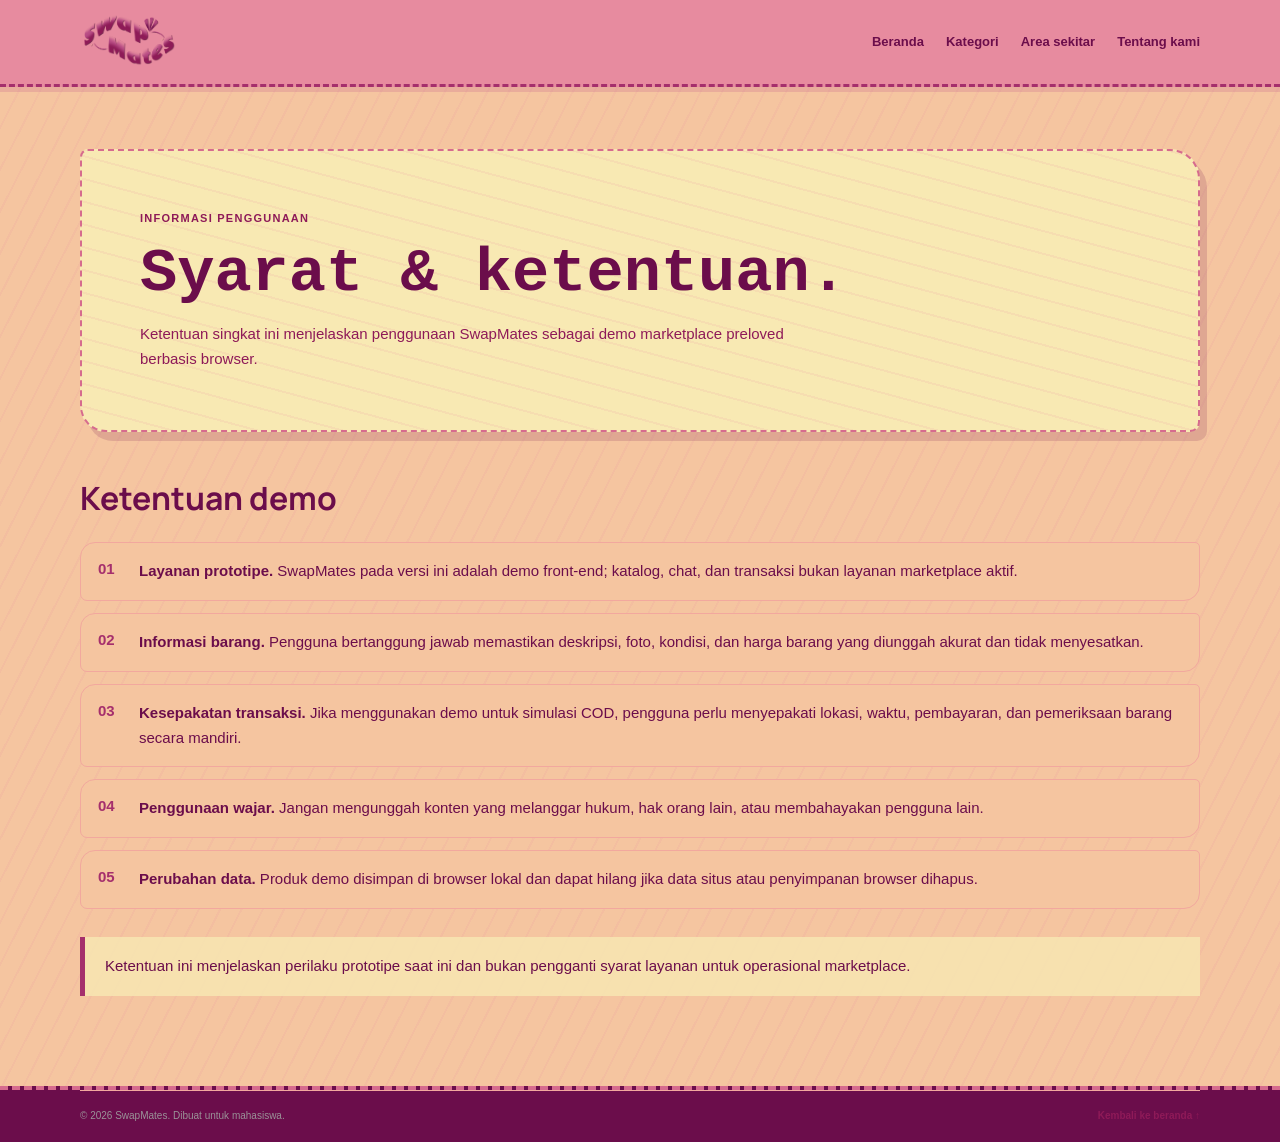
<file: pages/terms.html>
<!DOCTYPE html>
<html lang="id">
<head>
    <meta charset="UTF-8">
    <meta name="viewport" content="width=device-width, initial-scale=1.0">
    <meta name="theme-color" content="#f8e9b3">
    <meta name="description" content="Ketentuan penggunaan demo marketplace SwapMates untuk jual beli barang preloved mahasiswa.">
    <title>Syarat &amp; Ketentuan — SwapMates</title>
    <link rel="icon" type="image/png" href="../assets/images/vector.png">
    <link rel="stylesheet" href="../css/style.css">
    <link rel="stylesheet" href="pages.css">
</head>
<body>
    <header class="site-header">
        <nav class="pages-nav container" aria-label="Navigasi utama">
            <a class="brand" href="../index.html" aria-label="SwapMates, kembali ke beranda"><img class="brand-logo" src="../assets/images/vector.png" alt=""></a>
            <div class="pages-nav-links">
                <a href="../index.html">Beranda</a>
                <a href="categories.html">Kategori</a>
                <a href="nearby.html">Area sekitar</a>
                <a href="about.html">Tentang kami</a>
            </div>
        </nav>
    </header>

    <main class="content-page container">
        <section class="page-hero">
            <p class="eyebrow">Informasi penggunaan</p>
            <h1>Syarat &amp; ketentuan.</h1>
            <p>Ketentuan singkat ini menjelaskan penggunaan SwapMates sebagai demo marketplace preloved berbasis browser.</p>
        </section>

        <h2 class="page-section-title">Ketentuan demo</h2>
        <ol class="page-steps">
            <li><strong>Layanan prototipe.</strong> SwapMates pada versi ini adalah demo front-end; katalog, chat, dan transaksi bukan layanan marketplace aktif.</li>
            <li><strong>Informasi barang.</strong> Pengguna bertanggung jawab memastikan deskripsi, foto, kondisi, dan harga barang yang diunggah akurat dan tidak menyesatkan.</li>
            <li><strong>Kesepakatan transaksi.</strong> Jika menggunakan demo untuk simulasi COD, pengguna perlu menyepakati lokasi, waktu, pembayaran, dan pemeriksaan barang secara mandiri.</li>
            <li><strong>Penggunaan wajar.</strong> Jangan mengunggah konten yang melanggar hukum, hak orang lain, atau membahayakan pengguna lain.</li>
            <li><strong>Perubahan data.</strong> Produk demo disimpan di browser lokal dan dapat hilang jika data situs atau penyimpanan browser dihapus.</li>
        </ol>
        <div class="page-note">Ketentuan ini menjelaskan perilaku prototipe saat ini dan bukan pengganti syarat layanan untuk operasional marketplace.</div>
    </main>

    <footer class="site-footer pages-footer">
        <div class="container footer-bottom">
            <span>© 2026 SwapMates. Dibuat untuk mahasiswa.</span>
            <a href="../index.html">Kembali ke beranda ↑</a>
        </div>
    </footer>
</body>
</html>
</file>
<file: css/style.css>
@import url('https://fonts.googleapis.com/css2?family=DM+Sans:wght@400;500;600;700&family=Manrope:wght@400;500;600;700;800&display=swap');

:root {
    color-scheme: light;
    --ink: #6b0d4b;
    --muted: #8e1a58;
    --plum: #a52f6c;
    --plum-dark: #6b0d4b;
    --rose: #d66b8e;
    --green: #b84c85;
    --green-dark: #8e1a58;
    --cream: #f8e9b3;
    --paper: #f5c5a0;
    --line: #f2a89e;
    --peach: #e78b9f;
    --shadow: 7px 9px 0 rgba(107, 13, 75, 0.16);
    font-family: 'DM Sans', 'Segoe UI', sans-serif;
}

* {
    box-sizing: border-box;
}

html {
    scroll-behavior: smooth;
    scroll-padding-top: 88px;
}

body {
    min-width: 320px;
    margin: 0;
    background: var(--paper);
    color: var(--ink);
    font-size: 15px;
    line-height: 1.65;
    -webkit-font-smoothing: antialiased;
}

body,
button,
a {
    font-family: 'DM Sans', 'Segoe UI', sans-serif;
}

button,
a {
    -webkit-tap-highlight-color: transparent;
}

a {
    color: inherit;
    text-decoration: none;
}

button {
    color: inherit;
}

img,
svg {
    display: block;
}

.container {
    width: min(1120px, calc(100% - 48px));
    margin-inline: auto;
}

.site-header {
    position: sticky;
    z-index: 20;
    top: 0;
    border-bottom: 1px solid rgba(238, 231, 226, 0.86);
    background: rgba(255, 250, 242, 0.94);
    backdrop-filter: blur(16px);
}

.navbar {
    display: flex;
    min-height: 78px;
    align-items: center;
    justify-content: space-between;
    gap: 24px;
}

.brand {
    display: inline-flex;
    flex-shrink: 0;
    align-items: center;
    gap: 8px;
    color: var(--plum-dark);
    font-family: Manrope, 'Segoe UI', sans-serif;
    font-size: 21px;
    font-weight: 800;
    letter-spacing: -1px;
}

.brand-mark {
    display: grid;
    width: 31px;
    height: 31px;
    place-items: center;
    border-radius: 11px;
    background: #eaf0e5;
    color: var(--green);
}

.brand-mark svg {
    width: 23px;
    height: 23px;
}

.brand-accent {
    color: var(--rose);
}

.menu {
    display: flex;
    align-items: center;
    gap: 30px;
}

.menu > a:not(.button) {
    color: #655c67;
    font-size: 13px;
    font-weight: 600;
    transition: color 160ms ease;
}

.menu > a:not(.button):hover,
.footer-links a:hover {
    color: var(--green);
}

.button {
    display: inline-flex;
    min-height: 50px;
    align-items: center;
    justify-content: center;
    gap: 12px;
    border: 1px solid transparent;
    border-radius: 13px;
    padding: 0 21px;
    cursor: pointer;
    font-size: 13px;
    font-weight: 700;
    transition: transform 160ms ease, background 160ms ease, box-shadow 160ms ease;
}

.button:hover {
    transform: translateY(-2px);
}

.button:focus-visible,
a:focus-visible,
.menu-toggle:focus-visible,
.dialog-close:focus-visible {
    outline: 3px solid #a9c49e;
    outline-offset: 3px;
}

.button-small {
    min-height: 42px;
    border-radius: 11px;
    padding-inline: 16px;
}

.button-dark {
    background: var(--plum);
    color: #fff;
}

.button-dark:hover,
.button-primary:hover {
    background: var(--plum-dark);
    box-shadow: 0 8px 20px rgba(85, 32, 63, 0.18);
}

.button-primary {
    background: var(--plum);
    color: #fff;
}

.button-outline {
    border-color: #ded5d2;
    background: rgba(255, 255, 255, 0.62);
    color: var(--ink);
}

.button-outline:hover {
    border-color: #b7c8ae;
    background: #fff;
}

.menu-toggle {
    display: none;
}

.hero {
    overflow: hidden;
    background:
        radial-gradient(ellipse at 82% 47%, rgba(221, 232, 210, 0.72), transparent 34%),
        var(--cream);
}

.hero-inner {
    display: grid;
    min-height: 590px;
    grid-template-columns: 1fr 0.92fr;
    align-items: center;
    gap: 44px;
    padding-block: 66px 42px;
}

.hero-copy {
    max-width: 570px;
    padding-bottom: 13px;
}

.eyebrow {
    display: flex;
    align-items: center;
    gap: 8px;
    margin: 0 0 17px;
    color: var(--green-dark);
    font-size: 11px;
    font-weight: 700;
    letter-spacing: 1.25px;
    text-transform: uppercase;
}

.hero-copy .eyebrow {
    width: fit-content;
    border: 1px solid #dfe8d8;
    border-radius: 999px;
    background: rgba(255, 255, 255, 0.72);
    padding: 8px 13px;
    letter-spacing: 0.35px;
    text-transform: none;
}

h1,
h2,
h3,
p {
    margin-top: 0;
}

h1,
h2,
h3 {
    font-family: Manrope, 'Segoe UI', sans-serif;
}

.hero h1 {
    max-width: 590px;
    margin-bottom: 19px;
    color: var(--plum-dark);
    font-size: clamp(42px, 5vw, 61px);
    font-weight: 800;
    letter-spacing: -3.4px;
    line-height: 1.08;
}

.hero h1 span,
.section-heading h2 span,
.community-heading h2 span {
    color: var(--green);
}

.hero-description {
    max-width: 500px;
    margin-bottom: 25px;
    color: var(--muted);
    font-size: 15px;
    line-height: 1.8;
}

.hero-actions {
    display: flex;
    flex-wrap: wrap;
    gap: 11px;
}

.hero-note {
    display: flex;
    align-items: center;
    gap: 11px;
    margin-top: 24px;
    color: #777078;
    font-size: 11px;
    font-weight: 600;
}

.avatar-stack {
    display: flex;
    padding-left: 4px;
}

.avatar-stack i {
    display: grid;
    width: 27px;
    height: 27px;
    margin-left: -4px;
    place-items: center;
    border: 2px solid var(--cream);
    border-radius: 50%;
    background: #f2dfd3;
    font-size: 13px;
    font-style: normal;
}

.avatar-stack i:nth-child(2) {
    background: #dce7d6;
}

.avatar-stack i:nth-child(3) {
    background: #e8dfef;
}

.hero-art {
    position: relative;
    display: grid;
    min-height: 415px;
    place-items: center;
    isolation: isolate;
}

.art-orbit {
    position: absolute;
    z-index: -1;
    border: 1px solid rgba(85, 122, 89, 0.13);
    border-radius: 50%;
}

.orbit-one {
    width: 390px;
    height: 390px;
}

.orbit-two {
    width: 320px;
    height: 320px;
    border-style: dashed;
}

.market-card {
    width: min(350px, 84%);
    border: 1px solid rgba(255, 255, 255, 0.85);
    border-radius: 22px;
    background: rgba(255, 255, 255, 0.96);
    padding: 19px;
    box-shadow: 0 25px 65px rgba(68, 61, 58, 0.14);
    transform: rotate(-3deg);
}

.market-topline,
.market-footer {
    display: flex;
    align-items: center;
    justify-content: space-between;
}

.market-brand {
    display: inline-flex;
    align-items: center;
    gap: 8px;
    color: #544957;
    font-size: 11px;
    font-weight: 700;
}

.mini-mark {
    display: grid;
    width: 22px;
    height: 22px;
    place-items: center;
    border-radius: 7px;
    background: #eaf0e5;
    color: var(--green);
    font-family: Manrope, sans-serif;
    font-size: 12px;
    font-weight: 800;
}

.online-dot {
    color: #6ea26f;
    font-size: 10px;
}

.market-search {
    margin: 16px 0 13px;
    border: 1px solid #f0eeec;
    border-radius: 9px;
    padding: 8px 10px;
    color: #aaa1a8;
    font-size: 9px;
}

.market-search span {
    margin-right: 5px;
    color: var(--green);
    font-size: 16px;
    vertical-align: -1px;
}

.market-feature {
    display: flex;
    align-items: center;
    gap: 13px;
    border-radius: 13px;
    background: #f9f5ee;
    padding: 11px;
}

.market-product-image {
    display: grid;
    width: 90px;
    height: 93px;
    flex-shrink: 0;
    place-items: center;
    border-radius: 10px;
    background: linear-gradient(145deg, #e5ecd9, #d5e0c8);
    font-size: 47px;
}

.market-product-copy {
    display: grid;
    gap: 4px;
}

.tiny-label {
    color: var(--green);
    font-size: 7px;
    font-weight: 800;
    letter-spacing: 0.8px;
}

.market-product-copy strong {
    color: #413542;
    font-family: Manrope, sans-serif;
    font-size: 11px;
}

.market-price {
    color: var(--plum);
    font-size: 11px;
    font-weight: 800;
}

.market-price del {
    margin-left: 4px;
    color: #a79ea4;
    font-size: 8px;
    font-weight: 500;
}

.market-footer {
    margin-top: 12px;
    color: #817881;
    font-size: 8px;
}

.save-pill {
    border-radius: 999px;
    background: #e7f0e2;
    padding: 4px 8px;
    color: var(--green-dark);
    font-size: 8px;
    font-weight: 700;
}

.art-sticker {
    position: absolute;
    display: grid;
    width: 43px;
    height: 43px;
    place-items: center;
    border: 1px solid rgba(255, 255, 255, 0.8);
    border-radius: 14px;
    background: #fff;
    box-shadow: 0 12px 30px rgba(67, 43, 58, 0.1);
    font-size: 20px;
}

.sticker-leaf {
    top: 54px;
    right: 50px;
    transform: rotate(12deg);
}

.sticker-sparkle {
    bottom: 70px;
    left: 34px;
    color: #d89745;
    font-size: 25px;
}

.floating-note {
    position: absolute;
    display: flex;
    align-items: center;
    gap: 9px;
    border: 1px solid rgba(255, 255, 255, 0.85);
    border-radius: 13px;
    background: #fff;
    padding: 9px 12px;
    box-shadow: 0 12px 30px rgba(67, 43, 58, 0.1);
}

.floating-note strong,
.floating-note small {
    display: block;
}

.floating-note strong {
    color: #493c4b;
    font-size: 9px;
}

.floating-note small {
    color: #8d858d;
    font-size: 8px;
}

.note-icon {
    display: grid;
    width: 30px;
    height: 30px;
    place-items: center;
    border-radius: 9px;
    background: #eaf0e5;
    font-size: 15px;
}

.note-coin {
    background: #f9e8dc;
    color: var(--plum);
    font-size: 18px;
    font-weight: 800;
}

.note-top {
    top: 86px;
    left: 0;
    transform: rotate(-5deg);
}

.note-bottom {
    right: 0;
    bottom: 71px;
    transform: rotate(4deg);
}

.hero-caption {
    position: absolute;
    right: 17%;
    bottom: 18px;
    color: #8e858b;
    font-family: Manrope, sans-serif;
    font-size: 10px;
    font-style: italic;
}

.hero-bottom {
    display: flex;
    min-height: 62px;
    align-items: center;
    justify-content: center;
    gap: 30px;
    border-top: 1px solid rgba(82, 73, 78, 0.1);
    color: #9a9196;
    font-size: 10px;
}

.campus-name {
    color: #6e646c;
    font-size: 11px;
    font-weight: 700;
}

.section {
    padding-block: 94px;
}

.section-heading {
    margin-bottom: 38px;
    text-align: center;
}

.section-heading .eyebrow {
    justify-content: center;
    margin-bottom: 10px;
}

.section-heading h2,
.community-heading h2,
.final-cta h2 {
    margin-bottom: 11px;
    color: var(--plum-dark);
    font-size: clamp(30px, 3.4vw, 41px);
    font-weight: 800;
    letter-spacing: -1.8px;
    line-height: 1.19;
}

.section-heading > p:last-child {
    margin-bottom: 0;
    color: var(--muted);
    font-size: 13px;
}

.benefits-section {
    background: #fff;
}

.benefit-grid {
    display: grid;
    grid-template-columns: repeat(3, 1fr);
    gap: 18px;
}

.benefit-card {
    border: 1px solid #f0ebe7;
    border-radius: 17px;
    background: #fff;
    padding: 25px 24px 23px;
    transition: transform 180ms ease, box-shadow 180ms ease;
}

.benefit-card:hover,
.product-card:hover {
    transform: translateY(-4px);
    box-shadow: var(--shadow);
}

.benefit-icon {
    display: grid;
    width: 43px;
    height: 43px;
    margin-bottom: 19px;
    place-items: center;
    border-radius: 14px;
    font-size: 23px;
    font-weight: 600;
}

.icon-green {
    background: #e8f0e4;
    color: var(--green);
}

.icon-peach {
    background: #fae9dd;
    color: #b66f51;
}

.icon-lilac {
    background: #eee8f2;
    color: #886b97;
}

.benefit-card h3 {
    margin-bottom: 9px;
    color: #433645;
    font-size: 16px;
    letter-spacing: -0.3px;
}

.benefit-card p {
    margin-bottom: 0;
    color: var(--muted);
    font-size: 12px;
    line-height: 1.8;
}

.category-section {
    background: var(--cream);
}

.section-heading-row {
    display: flex;
    align-items: end;
    justify-content: space-between;
    gap: 20px;
    text-align: left;
}

.section-heading-row .eyebrow {
    justify-content: flex-start;
}

.section-heading-row h2 {
    margin-bottom: 8px;
}

.text-link {
    display: inline-flex;
    flex-shrink: 0;
    align-items: center;
    gap: 9px;
    margin-bottom: 9px;
    color: var(--green-dark);
    font-size: 12px;
    font-weight: 700;
}

.text-link:hover {
    color: var(--plum);
}

.category-grid {
    display: grid;
    grid-template-columns: repeat(4, 1fr);
    gap: 14px;
}

.category-card {
    position: relative;
    display: flex;
    min-height: 180px;
    flex-direction: column;
    justify-content: space-between;
    overflow: hidden;
    border: 1px solid rgba(75, 58, 65, 0.06);
    border-radius: 16px;
    padding: 18px;
    transition: transform 180ms ease, box-shadow 180ms ease;
}

.category-card:hover {
    transform: translateY(-4px);
    box-shadow: var(--shadow);
}

.category-books {
    background: #edf1e8;
}

.category-tech {
    background: #e9eef2;
}

.category-dorm {
    background: #f5e9e1;
}

.category-tools {
    background: #eee9f2;
}

.category-emoji {
    display: grid;
    width: 52px;
    height: 52px;
    place-items: center;
    border: 1px solid rgba(255, 255, 255, 0.68);
    border-radius: 16px;
    background: rgba(255, 255, 255, 0.58);
    font-size: 27px;
}

.category-text strong,
.category-text small {
    display: block;
}

.category-text strong {
    max-width: 180px;
    color: #443746;
    font-family: Manrope, sans-serif;
    font-size: 13px;
    line-height: 1.45;
}

.category-text small {
    margin-top: 4px;
    color: #817780;
    font-size: 9px;
}

.category-arrow {
    position: absolute;
    right: 15px;
    bottom: 17px;
    color: #827780;
    font-size: 13px;
}

.products-section {
    background: #fff;
}

.product-grid {
    display: grid;
    grid-template-columns: repeat(4, minmax(0, 1fr));
    gap: 17px;
}

.product-card {
    overflow: hidden;
    border: 1px solid #f0ebe7;
    border-radius: 16px;
    background: #fff;
    transition: transform 180ms ease, box-shadow 180ms ease;
}

.product-visual {
    position: relative;
    display: grid;
    height: 205px;
    overflow: hidden;
    place-items: center;
}

.product-visual::before,
.product-visual::after {
    position: absolute;
    width: 160px;
    height: 160px;
    border: 1px solid rgba(255, 255, 255, 0.38);
    border-radius: 50%;
    content: '';
}

.product-visual::before {
    transform: translate(-45px, 35px);
}

.product-visual::after {
    width: 110px;
    height: 110px;
    transform: translate(60px, -39px);
}

.visual-calculator {
    background: linear-gradient(140deg, #e4ecdc, #d7e3cd);
}

.visual-books {
    background: linear-gradient(140deg, #e9e6f0, #dcd8e9);
}

.visual-lamp {
    background: linear-gradient(140deg, #f8e9dc, #f1d9c8);
}

.visual-mouse {
    background: linear-gradient(140deg, #e2edf0, #d1e2e5);
}

.visual-electronics {
    background: linear-gradient(140deg, #e2edf0, #d1e2e5);
}

.visual-dorm {
    background: linear-gradient(140deg, #f8e9dc, #f1d9c8);
}

.visual-campus {
    background: linear-gradient(140deg, #e9e6f0, #dcd8e9);
}

.product-emoji {
    z-index: 1;
    display: grid;
    width: 112px;
    height: 112px;
    place-items: center;
    border: 1px solid rgba(255, 255, 255, 0.55);
    border-radius: 35px;
    background: rgba(255, 255, 255, 0.45);
    font-size: 60px;
    filter: drop-shadow(0 10px 8px rgba(58, 49, 56, 0.1));
    transform: rotate(-7deg);
}

.discount-badge,
.condition-badge {
    position: absolute;
    z-index: 2;
    border-radius: 999px;
    font-size: 9px;
    font-weight: 700;
}

.discount-badge {
    top: 12px;
    left: 12px;
    background: var(--plum);
    padding: 6px 9px;
    color: #fff;
}

.condition-badge {
    right: 11px;
    bottom: 11px;
    background: rgba(255, 255, 255, 0.84);
    padding: 5px 8px;
    color: #544957;
}

.product-info {
    padding: 15px 15px 14px;
}

.product-category {
    color: var(--green-dark);
    font-size: 9px;
    font-weight: 700;
    letter-spacing: 0.35px;
    text-transform: uppercase;
}

.product-info h3 {
    min-height: 40px;
    margin: 4px 0 8px;
    color: #433645;
    font-size: 13px;
    letter-spacing: -0.3px;
    line-height: 1.5;
}

.product-price {
    display: flex;
    align-items: baseline;
    gap: 7px;
}

.product-price strong {
    color: var(--plum);
    font-family: Manrope, sans-serif;
    font-size: 16px;
    font-weight: 800;
}

.product-price del {
    color: #a69da3;
    font-size: 10px;
}

.product-location {
    display: flex;
    align-items: center;
    gap: 5px;
    margin: 7px 0 13px;
    color: #877f86;
    font-size: 9px;
}

.product-location span:first-child {
    color: var(--green);
    font-size: 15px;
}

.button-product {
    width: 100%;
    min-height: 38px;
    justify-content: space-between;
    border-color: #ece5e1;
    border-radius: 10px;
    background: #fff;
    padding-inline: 11px;
    color: #514550;
    font-size: 10px;
}

.button-product:hover {
    border-color: #cbd9c5;
    background: #f8fbf6;
}

.sample-note {
    margin: 16px 0 0;
    color: #a29aa0;
    font-size: 10px;
    text-align: right;
}

.community-section {
    overflow: hidden;
    background:
        radial-gradient(circle at 85% 4%, rgba(173, 132, 155, 0.22), transparent 27%),
        var(--plum-dark);
    color: #fff;
}

.community-inner {
    position: relative;
    display: grid;
    grid-template-columns: 0.95fr 1.2fr;
    align-items: center;
    gap: 36px 58px;
    padding-block: 76px;
}

.eyebrow-light {
    color: #c8d8bd;
}

.community-heading h2 {
    margin-bottom: 12px;
    color: #fff;
    font-size: clamp(30px, 3vw, 39px);
}

.community-heading h2 span {
    color: #c8d8bd;
}

.community-heading > p:last-child {
    max-width: 400px;
    margin-bottom: 0;
    color: #d7cbd4;
    font-size: 12px;
}

.stats-grid {
    display: grid;
    grid-template-columns: repeat(3, 1fr);
    gap: 16px;
}

.stat {
    min-height: 105px;
    border-left: 1px solid rgba(255, 255, 255, 0.24);
    padding: 12px 0 12px 17px;
}

.stat strong,
.stat span {
    display: block;
}

.stat strong {
    margin-bottom: 6px;
    color: #fff;
    font-family: Manrope, sans-serif;
    font-size: clamp(21px, 2.5vw, 30px);
    font-weight: 800;
    letter-spacing: -1px;
}

.stat span {
    max-width: 130px;
    color: #d7cbd4;
    font-size: 10px;
    line-height: 1.5;
}

.testimonial {
    position: relative;
    grid-column: 1 / -1;
    display: grid;
    grid-template-columns: auto 1fr;
    align-items: center;
    gap: 6px 15px;
    margin: 0;
    border: 1px solid rgba(255, 255, 255, 0.14);
    border-radius: 15px;
    background: rgba(255, 255, 255, 0.07);
    padding: 19px 24px;
}

.quote-mark {
    grid-row: span 2;
    align-self: start;
    color: #c8d8bd;
    font-family: Georgia, serif;
    font-size: 48px;
    line-height: 0.9;
}

.testimonial blockquote {
    margin: 0;
    color: #fff;
    font-family: Manrope, sans-serif;
    font-size: 15px;
    font-weight: 600;
}

.testimonial figcaption {
    display: flex;
    align-items: center;
    gap: 9px;
    color: #fff;
    font-size: 10px;
}

.testimonial-avatar {
    display: grid;
    width: 27px;
    height: 27px;
    place-items: center;
    border-radius: 50%;
    background: #d9b8cb;
    color: var(--plum-dark);
    font-weight: 800;
}

.testimonial figcaption strong,
.testimonial figcaption small {
    display: block;
}

.testimonial figcaption small {
    color: #d7cbd4;
    font-size: 9px;
}

.community-decoration {
    position: absolute;
    top: 21px;
    right: -37px;
    color: rgba(255, 255, 255, 0.08);
    font-size: 130px;
    line-height: 1;
}

.final-cta-section {
    background: var(--cream);
}

.final-cta {
    display: flex;
    min-height: 395px;
    flex-direction: column;
    align-items: center;
    justify-content: center;
    padding-block: 66px;
    text-align: center;
}

.cta-icon {
    display: grid;
    width: 55px;
    height: 55px;
    margin-bottom: 17px;
    place-items: center;
    border: 1px solid #f0e5d7;
    border-radius: 18px;
    background: #fff;
    font-size: 27px;
    box-shadow: 0 8px 22px rgba(67, 43, 58, 0.06);
}

.final-cta .eyebrow {
    margin-bottom: 11px;
}

.final-cta h2 {
    margin-bottom: 12px;
}

.final-cta > p:not(.eyebrow) {
    max-width: 470px;
    margin-bottom: 22px;
    color: var(--muted);
    font-size: 13px;
}

.site-footer {
    background: #fff;
}

.footer-main {
    display: flex;
    align-items: center;
    justify-content: space-between;
    gap: 32px;
    padding-block: 35px;
}

.footer-brand p {
    margin: 8px 0 0;
    color: #8a8189;
    font-size: 10px;
    line-height: 1.7;
}

.footer-links {
    display: flex;
    flex-wrap: wrap;
    gap: 22px;
}

.footer-links a,
.footer-bottom {
    color: #766d75;
    font-size: 10px;
}

.footer-bottom {
    display: flex;
    min-height: 52px;
    align-items: center;
    justify-content: space-between;
    gap: 16px;
    border-top: 1px solid var(--line);
    color: #9a9298;
}

.footer-bottom a {
    color: var(--green-dark);
    font-weight: 700;
}

.product-dialog {
    width: min(440px, calc(100% - 32px));
    border: 1px solid var(--line);
    border-radius: 20px;
    padding: 30px;
    color: var(--ink);
    box-shadow: 0 25px 90px rgba(39, 27, 38, 0.22);
}

.product-dialog::backdrop {
    background: rgba(38, 26, 37, 0.47);
    backdrop-filter: blur(3px);
}

.product-dialog form {
    position: absolute;
    top: 12px;
    right: 12px;
}

.dialog-close {
    display: grid;
    width: 34px;
    height: 34px;
    place-items: center;
    border: 0;
    border-radius: 50%;
    background: #f5f0ec;
    cursor: pointer;
    font-size: 22px;
}

.product-dialog .eyebrow {
    margin-bottom: 9px;
}

.product-dialog h2 {
    margin-bottom: 8px;
    color: var(--plum-dark);
    font-size: 24px;
    line-height: 1.25;
}

.dialog-description {
    margin-bottom: 18px;
    color: var(--muted);
    font-size: 13px;
}

.dialog-meta {
    display: grid;
    gap: 6px;
    border-radius: 12px;
    background: #f8f5f0;
    padding: 13px;
    color: #766d75;
    font-size: 11px;
}

.dialog-price {
    color: var(--plum);
    font-family: Manrope, sans-serif;
    font-size: 18px;
}

.dialog-cta {
    width: 100%;
    margin-top: 17px;
}

@media (max-width: 940px) {
    .menu {
        gap: 19px;
    }

    .hero-inner {
        min-height: 540px;
        grid-template-columns: 1fr 0.85fr;
        gap: 18px;
    }

    .hero h1 {
        font-size: clamp(41px, 5.3vw, 52px);
    }

    .hero-art {
        transform: scale(0.9);
    }

    .category-grid {
        grid-template-columns: repeat(2, 1fr);
    }

    .product-grid {
        grid-template-columns: repeat(2, minmax(0, 1fr));
    }

    .product-visual {
        height: 225px;
    }
}

@media (max-width: 720px) {
    .container {
        width: min(100% - 36px, 560px);
    }

    .navbar {
        min-height: 68px;
    }

    .menu-toggle {
        display: flex;
        width: 42px;
        height: 42px;
        flex-direction: column;
        align-items: center;
        justify-content: center;
        gap: 5px;
        border: 1px solid var(--line);
        border-radius: 12px;
        background: #fff;
        cursor: pointer;
    }

    .menu-toggle span {
        width: 17px;
        height: 2px;
        border-radius: 2px;
        background: var(--plum-dark);
        transition: transform 160ms ease;
    }

    .menu-toggle[aria-expanded="true"] span:first-child {
        transform: translateY(7px) rotate(45deg);
    }

    .menu-toggle[aria-expanded="true"] span:nth-child(2) {
        opacity: 0;
    }

    .menu-toggle[aria-expanded="true"] span:last-child {
        transform: translateY(-7px) rotate(-45deg);
    }

    .menu {
        position: absolute;
        top: calc(100% + 1px);
        right: 0;
        left: 0;
        display: none;
        align-items: stretch;
        gap: 0;
        border-bottom: 1px solid var(--line);
        background: var(--cream);
        padding: 8px 18px 18px;
        box-shadow: 0 16px 25px rgba(67, 43, 58, 0.08);
    }

    .menu.is-open {
        display: flex;
        flex-direction: column;
    }

    .menu > a:not(.button) {
        border-bottom: 1px solid var(--line);
        padding-block: 12px;
    }

    .menu .menu-cta {
        margin-top: 12px;
    }

    .hero-inner {
        min-height: auto;
        grid-template-columns: 1fr;
        gap: 20px;
        padding-block: 55px 20px;
    }

    .hero-copy {
        max-width: 590px;
        margin-inline: auto;
    }

    .hero h1 {
        max-width: 550px;
        font-size: clamp(43px, 9.5vw, 58px);
        letter-spacing: -2.7px;
    }

    .hero-description {
        font-size: 14px;
    }

    .hero-art {
        min-height: 365px;
        max-width: 460px;
        width: 100%;
        margin-inline: auto;
        transform: none;
    }

    .orbit-one {
        width: 340px;
        height: 340px;
    }

    .orbit-two {
        width: 280px;
        height: 280px;
    }

    .note-top {
        left: 1px;
    }

    .sticker-leaf {
        right: 25px;
    }

    .hero-caption {
        right: 18%;
        bottom: 3px;
    }

    .hero-bottom {
        min-height: 70px;
        flex-wrap: wrap;
        gap: 8px 15px;
        padding-block: 12px;
    }

    .hero-bottom > span:first-child {
        display: none;
    }

    .section {
        padding-block: 70px;
    }

    .section-heading {
        margin-bottom: 28px;
    }

    .benefit-grid {
        grid-template-columns: 1fr;
        gap: 12px;
    }

    .benefit-card {
        display: grid;
        grid-template-columns: 43px 1fr;
        align-items: center;
        gap: 0 14px;
        padding: 17px;
    }

    .benefit-icon {
        grid-row: span 2;
        margin-bottom: 0;
    }

    .benefit-card h3 {
        margin: 0 0 3px;
    }

    .benefit-card p {
        font-size: 11px;
    }

    .section-heading-row {
        align-items: flex-start;
        flex-direction: column;
        gap: 8px;
    }

    .section-heading-row .text-link {
        margin: 0;
    }

    .category-card {
        min-height: 160px;
        padding: 14px;
    }

    .category-text strong {
        max-width: 145px;
        font-size: 12px;
    }

    .category-text small {
        max-width: 145px;
        font-size: 8px;
    }

    .product-visual {
        height: clamp(155px, 42vw, 220px);
    }

    .product-info {
        padding: 12px;
    }

    .product-info h3 {
        min-height: 39px;
        font-size: 12px;
    }

    .product-price strong {
        font-size: 14px;
    }

    .product-location {
        min-height: 28px;
        align-items: flex-start;
        flex-wrap: wrap;
        gap: 3px;
    }

    .community-inner {
        grid-template-columns: 1fr;
        gap: 26px;
        padding-block: 62px;
    }

    .community-heading h2 {
        font-size: 34px;
    }

    .stats-grid {
        gap: 7px;
    }

    .stat {
        min-height: 90px;
        padding-left: 10px;
    }

    .stat strong {
        font-size: clamp(18px, 5.5vw, 26px);
        letter-spacing: -0.8px;
    }

    .stat span {
        font-size: 9px;
    }

    .testimonial {
        padding: 16px;
    }

    .testimonial blockquote {
        font-size: 13px;
    }

    .final-cta {
        min-height: 360px;
    }

    .footer-main {
        align-items: flex-start;
        flex-direction: column;
        gap: 22px;
        padding-block: 30px;
    }

    .footer-links {
        gap: 11px 20px;
    }
}

@media (max-width: 420px) {
    .container {
        width: calc(100% - 32px);
    }

    .hero h1 {
        font-size: 41px;
    }

    .hero-actions {
        align-items: stretch;
        flex-direction: column;
    }

    .hero-actions .button {
        width: 100%;
    }

    .hero-art {
        min-height: 330px;
    }

    .market-card {
        width: 83%;
        padding: 14px;
    }

    .market-product-image {
        width: 76px;
        height: 81px;
        font-size: 39px;
    }

    .floating-note {
        gap: 6px;
        padding: 7px;
    }

    .floating-note strong {
        font-size: 8px;
    }

    .note-top {
        top: 58px;
    }

    .note-bottom {
        bottom: 48px;
    }

    .category-grid {
        gap: 9px;
    }

    .category-card {
        min-height: 150px;
        padding: 12px;
    }

    .category-emoji {
        width: 43px;
        height: 43px;
        font-size: 23px;
    }

    .product-grid {
        gap: 10px;
    }

    .product-visual {
        height: 150px;
    }

    .product-emoji {
        width: 85px;
        height: 85px;
        border-radius: 27px;
        font-size: 47px;
    }

    .discount-badge {
        top: 8px;
        left: 8px;
        padding: 5px 7px;
        font-size: 8px;
    }

    .condition-badge {
        right: 7px;
        bottom: 7px;
        font-size: 8px;
    }

    .product-location {
        font-size: 8px;
    }

    .footer-bottom {
        align-items: flex-start;
        flex-direction: column;
        justify-content: center;
        gap: 3px;
        padding-block: 10px;
    }
}

@media (prefers-reduced-motion: reduce) {
    *,
    *::before,
    *::after {
        scroll-behavior: auto !important;
        transition-duration: 0.01ms !important;
        animation-duration: 0.01ms !important;
        animation-iteration-count: 1 !important;
    }
}

.menu-tools {
    display: flex;
    align-items: center;
    gap: 8px;
}

.tool-button {
    display: inline-flex;
    min-height: 38px;
    align-items: center;
    justify-content: center;
    gap: 6px;
    border: 1px solid transparent;
    border-radius: 10px;
    background: transparent;
    padding: 0 9px;
    color: #665c67;
    cursor: pointer;
    font-size: 11px;
    font-weight: 700;
    white-space: nowrap;
}

.tool-button:hover,
.tool-button[aria-pressed="true"] {
    background: #f0eee8;
    color: var(--plum);
}

.tool-button > span {
    font-size: 18px;
    line-height: 1;
}

.tool-button b {
    display: grid;
    min-width: 18px;
    height: 18px;
    place-items: center;
    border-radius: 999px;
    background: #e8f0e4;
    color: var(--green-dark);
    font-size: 9px;
}

.theme-toggle {
    width: 38px;
    padding: 0;
    font-size: 19px;
}

.catalog-tools {
    margin-bottom: 24px;
    border: 1px solid var(--line);
    border-radius: 16px;
    background: #fff;
    padding: 16px;
}

.search-field {
    display: flex;
    min-height: 46px;
    align-items: center;
    gap: 10px;
    border: 1px solid #e8e1de;
    border-radius: 11px;
    padding: 0 13px;
    color: var(--green);
}

.search-field > span {
    font-size: 22px;
}

.search-field input,
.listing-form input,
.listing-form select,
.listing-form textarea,
.chat-form input,
.filter-grid select {
    width: 100%;
    min-width: 0;
    border: 1px solid #e8e1de;
    border-radius: 9px;
    background: #fff;
    padding: 10px 11px;
    color: var(--ink);
    font-size: 12px;
}

.search-field input {
    border: 0;
    padding-inline: 0;
    outline: 0;
}

.search-field:focus-within,
.listing-form input:focus,
.listing-form select:focus,
.listing-form textarea:focus,
.filter-grid select:focus,
.chat-form input:focus {
    border-color: #9db696;
    outline: 3px solid rgba(157, 182, 150, 0.18);
}

.filter-grid {
    display: grid;
    grid-template-columns: repeat(4, minmax(0, 1fr));
    gap: 13px;
    margin-top: 13px;
}

.filter-grid label,
.listing-form > .form-grid > label {
    display: grid;
    align-content: start;
    gap: 6px;
    color: #716873;
    font-size: 10px;
    font-weight: 700;
}

.filter-grid select {
    min-height: 40px;
    padding: 8px 10px;
}

.budget-filter > span {
    display: flex;
    justify-content: space-between;
    gap: 8px;
}

.budget-filter output {
    color: var(--plum);
    font-weight: 800;
}

.budget-filter input {
    width: 100%;
    accent-color: var(--green);
}

.catalog-toolbar {
    display: flex;
    align-items: center;
    justify-content: space-between;
    gap: 15px;
    margin-top: 10px;
}

.catalog-toolbar p {
    margin: 0;
    color: #817780;
    font-size: 10px;
}

.text-button {
    border: 0;
    background: transparent;
    color: var(--green-dark);
    cursor: pointer;
    font-size: 10px;
    font-weight: 700;
}

.text-button:hover {
    color: var(--plum);
    text-decoration: underline;
}

.product-card {
    position: relative;
}

.product-visual .product-photo {
    width: 100%;
    height: 100%;
    object-fit: cover;
}

.product-card .product-info h3 {
    overflow-wrap: anywhere;
}

.wishlist-toggle {
    position: absolute;
    z-index: 3;
    top: 10px;
    right: 10px;
    display: grid;
    width: 32px;
    height: 32px;
    place-items: center;
    border: 1px solid rgba(255, 255, 255, 0.75);
    border-radius: 50%;
    background: rgba(255, 255, 255, 0.92);
    color: #6d5f6a;
    cursor: pointer;
    font-size: 18px;
    line-height: 1;
}

.wishlist-toggle[aria-pressed="true"] {
    color: #c34c70;
}

.owner-badge {
    position: absolute;
    z-index: 2;
    right: 10px;
    top: 50px;
    border-radius: 999px;
    background: rgba(255, 255, 255, 0.9);
    padding: 4px 8px;
    color: var(--green-dark);
    font-size: 8px;
    font-weight: 800;
}

.product-price del[hidden] {
    display: none;
}

.empty-state {
    display: grid;
    justify-items: center;
    padding: 38px 16px;
    color: var(--muted);
    text-align: center;
}

.empty-state[hidden] {
    display: none;
}

.empty-state > span {
    font-size: 31px;
}

.empty-state h3 {
    margin: 8px 0 2px;
    color: var(--plum-dark);
    font-size: 17px;
}

.empty-state p {
    margin: 0 0 15px;
    font-size: 12px;
}

.product-dialog {
    width: min(940px, calc(100% - 32px));
    max-height: min(90vh, 780px);
    overflow: auto;
    padding: 30px;
    background: var(--paper);
}

.product-detail-grid {
    display: grid;
    grid-template-columns: minmax(250px, 0.85fr) minmax(0, 1.15fr);
    align-items: start;
    gap: 28px;
}

.detail-gallery {
    position: sticky;
    top: 0;
    display: grid;
    gap: 9px;
}

.detail-visual {
    display: grid;
    min-height: 350px;
    overflow: hidden;
    place-items: center;
    border-radius: 17px;
    background: linear-gradient(140deg, #e4ecdc, #d7e3cd);
}

.detail-visual .product-emoji {
    width: 150px;
    height: 150px;
    font-size: 78px;
}

.detail-visual .detail-photo {
    width: 100%;
    height: 100%;
    min-height: 350px;
    object-fit: cover;
}

.gallery-thumbnails {
    display: flex;
    flex-wrap: wrap;
    gap: 7px;
}

.gallery-thumbnail {
    width: 52px;
    height: 52px;
    overflow: hidden;
    border: 1px solid var(--line);
    border-radius: 9px;
    background: #f7f3ef;
    padding: 2px;
    cursor: pointer;
}

.gallery-thumbnail[aria-pressed="true"] {
    border: 2px solid var(--green);
}

.gallery-thumbnail img {
    width: 100%;
    height: 100%;
    border-radius: 6px;
    object-fit: cover;
}

.detail-copy .eyebrow {
    margin: 0 40px 8px 0;
}

.detail-copy h2,
.app-dialog h2 {
    margin: 0 40px 8px 0;
    color: var(--plum-dark);
    font-size: 25px;
    letter-spacing: -0.8px;
    line-height: 1.25;
}

.detail-copy .product-price strong {
    font-size: 20px;
}

.detail-savings {
    margin: 7px 0 12px;
    color: var(--green-dark);
    font-size: 11px;
    font-weight: 700;
}

.detail-facts {
    display: flex;
    flex-wrap: wrap;
    gap: 8px;
    margin: 14px 0;
}

.detail-facts span {
    border-radius: 999px;
    background: #f4f1ed;
    padding: 6px 9px;
    color: #6e636d;
    font-size: 10px;
    font-weight: 700;
}

.seller-card {
    display: flex;
    align-items: center;
    gap: 10px;
    margin: 15px 0;
    border-block: 1px solid var(--line);
    padding: 12px 0;
}

.seller-avatar {
    display: grid;
    width: 37px;
    height: 37px;
    place-items: center;
    border-radius: 50%;
    background: #e9e1eb;
    color: var(--plum);
    font-family: Manrope, sans-serif;
    font-weight: 800;
}

.seller-card strong,
.seller-card small {
    display: block;
}

.seller-card strong {
    color: var(--ink);
    font-size: 11px;
}

.seller-card small {
    color: var(--muted);
    font-size: 9px;
}

.offer-box {
    display: grid;
    gap: 8px;
    margin-bottom: 14px;
    color: #665c67;
    font-size: 10px;
}

.offer-buttons {
    display: flex;
    flex-wrap: wrap;
    gap: 8px;
}

.offer-buttons .button {
    min-height: 34px;
    border-radius: 9px;
    padding-inline: 11px;
    font-size: 10px;
}

.detail-actions {
    display: flex;
    flex-wrap: wrap;
    gap: 8px;
}

.detail-actions .button {
    min-height: 42px;
    flex: 1 1 145px;
    padding-inline: 12px;
    font-size: 11px;
}

.detail-actions [hidden] {
    display: none;
}

.simulation-note {
    margin: 11px 0 0;
    color: #938a91;
    font-size: 9px;
}

.app-dialog {
    position: relative;
    width: min(600px, calc(100% - 28px));
    max-height: 90vh;
    overflow: auto;
    border: 1px solid var(--line);
    border-radius: 20px;
    background: var(--paper);
    padding: 28px;
    color: var(--ink);
    box-shadow: 0 25px 90px rgba(39, 27, 38, 0.22);
}

.app-dialog::backdrop {
    background: rgba(38, 26, 37, 0.5);
    backdrop-filter: blur(3px);
}

.app-dialog > .eyebrow {
    margin-bottom: 8px;
}

.app-dialog h2 {
    font-size: 23px;
}

.dialog-intro {
    margin: 0 0 17px;
    color: var(--muted);
    font-size: 11px;
}

.listing-form {
    display: grid;
    gap: 13px;
}

.upload-control {
    position: relative;
    display: flex;
    min-height: 84px;
    align-items: center;
    gap: 12px;
    overflow: hidden;
    border: 1px dashed #b5c5ae;
    border-radius: 12px;
    background: #f8fbf6;
    padding: 12px;
    cursor: pointer;
}

.upload-control input {
    position: absolute;
    width: 1px;
    height: 1px;
    overflow: hidden;
    clip: rect(0, 0, 0, 0);
    white-space: nowrap;
}

.upload-icon {
    display: grid;
    width: 42px;
    height: 42px;
    flex-shrink: 0;
    place-items: center;
    border-radius: 12px;
    background: #eaf0e5;
    color: var(--green);
    font-size: 22px;
}

.upload-control strong,
.upload-control small {
    display: block;
}

.upload-control strong {
    color: var(--ink);
    font-size: 11px;
}

.upload-control small {
    margin-top: 3px;
    color: var(--muted);
    font-size: 9px;
}

.upload-control img {
    width: 56px;
    height: 56px;
    margin-left: auto;
    border-radius: 8px;
    object-fit: cover;
}

.upload-control img[hidden] {
    display: none;
}

.form-grid {
    display: grid;
    grid-template-columns: repeat(2, minmax(0, 1fr));
    gap: 12px;
}

.form-wide {
    grid-column: 1 / -1;
}

.listing-form input,
.listing-form select,
.listing-form textarea {
    min-height: 39px;
    padding: 9px 10px;
    font-family: inherit;
    font-weight: 400;
}

.listing-form textarea {
    resize: vertical;
}

.listing-savings {
    margin: 0;
    border-radius: 9px;
    background: #f0f5ec;
    padding: 9px 11px;
    color: var(--green-dark);
    font-size: 10px;
    font-weight: 700;
}

.form-feedback {
    margin: 0;
    color: var(--plum);
    font-size: 10px;
}

.form-submit {
    width: 100%;
    min-height: 44px;
}

.tracker-grid {
    display: grid;
    grid-template-columns: repeat(2, minmax(0, 1fr));
    gap: 12px;
}

.tracker-card {
    display: grid;
    gap: 4px;
    border-radius: 14px;
    background: #f0f5ec;
    padding: 16px;
}

.tracker-card > span:first-child {
    color: var(--green);
    font-size: 21px;
    font-weight: 800;
}

.tracker-card small,
.tracker-card > span:last-child {
    color: var(--muted);
    font-size: 9px;
}

.tracker-card strong {
    color: var(--plum-dark);
    font-family: Manrope, sans-serif;
    font-size: 22px;
}

.tracker-income {
    background: #f8eee7;
}

.tracker-income > span:first-child {
    color: var(--plum);
}

.chat-dialog {
    width: min(460px, calc(100% - 28px));
}

.chat-log {
    display: flex;
    min-height: 180px;
    max-height: 300px;
    flex-direction: column;
    gap: 8px;
    overflow-y: auto;
    border: 1px solid var(--line);
    border-radius: 12px;
    background: #faf8f5;
    padding: 12px;
}

.chat-message {
    max-width: 88%;
    border-radius: 12px;
    background: #ece7ee;
    padding: 8px 10px;
    color: #514550;
    font-size: 10px;
    overflow-wrap: anywhere;
}

.chat-message.is-mine {
    align-self: flex-end;
    background: #e5efdf;
}

.chat-form {
    display: flex;
    gap: 8px;
    margin-top: 10px;
}

.chat-form .button {
    min-height: 40px;
    padding-inline: 14px;
}

.sr-only {
    position: absolute;
    width: 1px;
    height: 1px;
    overflow: hidden;
    clip: rect(0, 0, 0, 0);
    white-space: nowrap;
    clip-path: inset(50%);
}

.app-status {
    position: fixed;
    z-index: 40;
    right: 18px;
    bottom: 18px;
    max-width: min(390px, calc(100% - 36px));
    border: 1px solid rgba(255, 255, 255, 0.18);
    border-radius: 12px;
    background: var(--plum-dark);
    padding: 11px 15px;
    color: #fff;
    font-size: 11px;
    line-height: 1.5;
    box-shadow: var(--shadow);
}

.app-status:empty {
    display: none;
}

:root[data-theme="dark"] {
    color-scheme: dark;
    --ink: #f8e9b3;
    --muted: #f5c5a0;
    --plum: #f2a89e;
    --plum-dark: #f8e9b3;
    --rose: #d66b8e;
    --green: #f5c5a0;
    --green-dark: #f2a89e;
    --cream: #8e1a58;
    --paper: #6b0d4b;
    --line: #a52f6c;
    --peach: #8e1a58;
    --shadow: 7px 9px 0 rgba(0, 0, 0, 0.28);
}

:root[data-theme="dark"] body,
:root[data-theme="dark"] .site-header,
:root[data-theme="dark"] .benefits-section,
:root[data-theme="dark"] .products-section,
:root[data-theme="dark"] .site-footer {
    background-color: var(--paper);
    color: var(--ink);
}

:root[data-theme="dark"] .site-header {
    background: rgba(33, 29, 36, 0.94);
}

:root[data-theme="dark"] .brand,
:root[data-theme="dark"] .brand-accent,
:root[data-theme="dark"] .hero h1,
:root[data-theme="dark"] .section-heading h2,
:root[data-theme="dark"] .benefit-card h3,
:root[data-theme="dark"] .category-text strong,
:root[data-theme="dark"] .product-info h3,
:root[data-theme="dark"] .empty-state h3,
:root[data-theme="dark"] .detail-copy h2,
:root[data-theme="dark"] .app-dialog h2,
:root[data-theme="dark"] .tracker-card strong {
    color: var(--plum-dark);
}

:root[data-theme="dark"] .hero {
    background:
        radial-gradient(ellipse at 82% 47%, rgba(80, 107, 77, 0.24), transparent 34%),
        var(--cream);
}

:root[data-theme="dark"] .catalog-tools,
:root[data-theme="dark"] .product-card,
:root[data-theme="dark"] .benefit-card,
:root[data-theme="dark"] .market-card,
:root[data-theme="dark"] .floating-note,
:root[data-theme="dark"] .art-sticker {
    border-color: var(--line);
    background-color: #2b252e;
    color: var(--ink);
}

:root[data-theme="dark"] .market-feature,
:root[data-theme="dark"] .dialog-meta,
:root[data-theme="dark"] .detail-facts span,
:root[data-theme="dark"] .chat-log,
:root[data-theme="dark"] .chat-message,
:root[data-theme="dark"] .tool-button:hover,
:root[data-theme="dark"] .tool-button[aria-pressed="true"] {
    background-color: #342d37;
    color: var(--ink);
}

:root[data-theme="dark"] .search-field,
:root[data-theme="dark"] .filter-grid select,
:root[data-theme="dark"] .listing-form input,
:root[data-theme="dark"] .listing-form select,
:root[data-theme="dark"] .listing-form textarea,
:root[data-theme="dark"] .chat-form input {
    border-color: var(--line);
    background: #211d24;
    color: var(--ink);
}

:root[data-theme="dark"] .search-field input {
    background: transparent;
}

:root[data-theme="dark"] .category-books,
:root[data-theme="dark"] .category-tech,
:root[data-theme="dark"] .category-dorm,
:root[data-theme="dark"] .category-tools,
:root[data-theme="dark"] .tracker-card,
:root[data-theme="dark"] .listing-savings {
    border-color: var(--line);
    background: #302a33;
    color: var(--ink);
}

:root[data-theme="dark"] .product-visual,
:root[data-theme="dark"] .detail-visual {
    background: linear-gradient(140deg, #3b4739, #303d32);
}

:root[data-theme="dark"] .gallery-thumbnail {
    background: #302a33;
}

:root[data-theme="dark"] .visual-books {
    background: linear-gradient(140deg, #393442, #322c3d);
}

:root[data-theme="dark"] .visual-lamp,
:root[data-theme="dark"] .tracker-income {
    background: linear-gradient(140deg, #46362f, #3b2e2c);
}

:root[data-theme="dark"] .visual-mouse {
    background: linear-gradient(140deg, #2d3d40, #293639);
}

:root[data-theme="dark"] .wishlist-toggle,
:root[data-theme="dark"] .condition-badge,
:root[data-theme="dark"] .owner-badge,
:root[data-theme="dark"] .button-product,
:root[data-theme="dark"] .button-outline {
    border-color: var(--line);
    background: #302a33;
    color: var(--ink);
}

:root[data-theme="dark"] .button-primary,
:root[data-theme="dark"] .button-dark {
    color: #241a22;
}

:root[data-theme="dark"] .menu > a:not(.button),
:root[data-theme="dark"] .tool-button,
:root[data-theme="dark"] .footer-links a,
:root[data-theme="dark"] .footer-bottom,
:root[data-theme="dark"] .product-category,
:root[data-theme="dark"] .product-location,
:root[data-theme="dark"] .sample-note {
    color: var(--muted);
}

:root[data-theme="dark"] .community-section {
    background:
        radial-gradient(circle at 85% 4%, rgba(173, 132, 155, 0.13), transparent 27%),
        #17141a;
}

:root[data-theme="dark"] .final-cta-section {
    background: var(--cream);
}

:root[data-theme="dark"] .upload-control {
    border-color: #587456;
    background: #2d382e;
}

:root[data-theme="dark"] .app-status {
    background: #e6bed5;
    color: #2d1727;
}

:root[data-theme="dark"] .button-outline:hover,
:root[data-theme="dark"] .button-product:hover {
    background: #3a3440;
}

@media (max-width: 1100px) {
    .navbar {
        gap: 14px;
    }

    .menu {
        gap: 15px;
    }

    .menu-tools {
        gap: 3px;
    }

    .tool-button {
        padding-inline: 6px;
        font-size: 10px;
    }
}

@media (max-width: 860px) and (min-width: 721px) {
    .navbar {
        flex-wrap: wrap;
        justify-content: center;
        padding-block: 12px;
    }

    .menu {
        flex-wrap: wrap;
        justify-content: center;
    }
}

@media (max-width: 720px) {
    .menu-tools {
        display: grid;
        grid-template-columns: repeat(2, minmax(0, 1fr));
        gap: 8px;
        padding-top: 12px;
    }

    .menu-tools .tool-button,
    .menu-tools .menu-cta {
        width: 100%;
        min-height: 40px;
        justify-content: center;
        border: 1px solid var(--line);
        border-radius: 10px;
        background: var(--paper);
        padding-inline: 8px;
    }

    .menu-tools .menu-cta {
        grid-column: 1 / -1;
        border-color: transparent;
        background: var(--plum);
        color: #fff;
    }

    :root[data-theme="dark"] .menu-tools .menu-cta {
        color: #241a22;
    }

    .filter-grid {
        grid-template-columns: repeat(2, minmax(0, 1fr));
    }

    .catalog-tools {
        padding: 12px;
    }

    .product-detail-grid {
        grid-template-columns: 1fr;
        gap: 17px;
    }

    .detail-visual {
        min-height: 220px;
        max-height: 260px;
    }

    .detail-gallery {
        position: relative;
    }

    .detail-visual .detail-photo {
        min-height: 220px;
        max-height: 260px;
    }

    .detail-visual .product-emoji {
        width: 115px;
        height: 115px;
        font-size: 60px;
    }
}

@media (max-width: 420px) {
    .filter-grid {
        gap: 9px;
    }

    .filter-grid label {
        font-size: 9px;
    }

    .filter-grid select {
        font-size: 10px;
    }

    .form-grid,
    .tracker-grid {
        grid-template-columns: 1fr;
    }

    .form-wide {
        grid-column: auto;
    }

    .app-dialog,
    .product-dialog {
        padding: 23px 17px;
    }

    .detail-copy h2,
    .app-dialog h2 {
        font-size: 21px;
    }
}

body {
    background:
        repeating-linear-gradient(117deg, rgba(231, 139, 159, 0.12) 0 2px, transparent 2px 19px),
        var(--paper);
    font-family: 'Comic Sans MS', 'Trebuchet MS', sans-serif;
}

body,
button,
a {
    font-family: 'Comic Sans MS', 'Trebuchet MS', sans-serif;
}

.site-header {
    background: var(--peach);
    border-bottom: 3px dashed var(--plum);
    box-shadow: 0 5px 0 rgba(184, 76, 133, 0.2);
}

.brand {
    transform: rotate(-2deg);
}

.brand-logo {
    display: block;
    width: 116px;
    height: 74px;
    object-fit: cover;
    object-position: center;
}

.brand-mark {
    border: 2px dotted var(--plum-dark);
    border-radius: 37% 63% 55% 45%;
}

.brand-accent {
    color: var(--plum-dark);
    text-decoration: underline wavy var(--rose);
    text-underline-offset: 3px;
}

.menu > a:not(.button) {
    text-decoration: underline dotted var(--rose);
    text-underline-offset: 5px;
}

.hero {
    background:
        repeating-linear-gradient(13deg, rgba(242, 168, 158, 0.18) 0 3px, transparent 3px 27px),
        radial-gradient(ellipse at 82% 47%, rgba(184, 76, 133, 0.2), transparent 34%),
        var(--cream);
}

.hero-copy {
    transform: rotate(-0.7deg);
}

.hero h1,
.section-heading h2,
.community-heading h2,
.final-cta h2 {
    font-family: 'Courier New', monospace;
    letter-spacing: -1.5px;
    text-shadow: 2px 2px 0 var(--rose);
}

.hero h1 span,
.section-heading h2 span,
.community-heading h2 span {
    color: var(--plum);
    text-decoration: underline wavy var(--rose);
    text-underline-offset: 6px;
}

.hero-art {
    transform: rotate(1.7deg) scale(0.98);
}

.market-card {
    border: 3px dashed var(--plum);
    border-radius: 29px 7px 34px 11px;
    box-shadow: 11px 8px 0 rgba(165, 47, 108, 0.22);
}

.button {
    border: 2px dashed currentColor;
    border-radius: 4px 19px 6px 23px;
    box-shadow: 3px 4px 0 rgba(107, 13, 75, 0.2);
    text-transform: uppercase;
    letter-spacing: 0.04em;
}

.button-primary {
    background: var(--rose);
    color: var(--ink);
}

.benefits-section,
.products-section {
    background: rgba(248, 233, 179, 0.76);
}

.benefit-card,
.category-card,
.product-card {
    border: 2px dashed var(--rose);
    box-shadow: 5px 7px 0 rgba(165, 47, 108, 0.16);
}

.benefit-card:nth-child(odd) {
    border-radius: 6px 24px 8px 19px;
    rotate: -1deg;
}

.benefit-card:nth-child(even) {
    border-radius: 25px 6px 21px 8px;
    rotate: 1.2deg;
}

.benefit-card:nth-child(2) {
    margin-top: 13px;
}

.category-section {
    background: var(--peach);
}

.category-card:nth-child(odd) {
    border-radius: 30px 7px 24px 5px;
    rotate: 1deg;
}

.category-card:nth-child(even) {
    border-radius: 5px 27px 8px 22px;
    rotate: -1.1deg;
}

.category-books,
.category-tech,
.category-dorm,
.category-tools {
    background: var(--cream);
}

.category-card:nth-child(2) .category-emoji {
    transform: rotate(12deg) scale(1.12);
}

.product-card:nth-child(odd) {
    border-radius: 8px 25px 6px 18px;
    rotate: -0.8deg;
}

.product-card:nth-child(even) {
    border-radius: 24px 6px 19px 7px;
    rotate: 0.8deg;
}

.product-card:nth-child(4n + 2) {
    margin-top: 17px;
}

.product-visual {
    border-bottom: 3px dotted var(--plum);
}

.community-section {
    background:
        repeating-linear-gradient(90deg, rgba(248, 233, 179, 0.12) 0 2px, transparent 2px 31px),
        var(--plum);
    border-block: 5px double var(--cream);
}

.community-heading {
    transform: rotate(0.6deg);
}

.final-cta-section {
    background:
        radial-gradient(ellipse at 10% 85%, rgba(231, 139, 159, 0.32), transparent 40%),
        var(--cream);
}

.site-footer {
    background: var(--plum-dark);
    border-top: 4px dashed var(--rose);
}

.app-dialog,
.product-dialog {
    border: 4px dashed var(--rose);
    border-radius: 7px 28px 9px 24px;
    box-shadow: 10px 12px 0 rgba(107, 13, 75, 0.24);
}

.filter-grid select,
.search-field,
.listing-form input,
.listing-form select,
.listing-form textarea,
.chat-form input {
    border: 2px dotted var(--rose);
}

:root[data-theme="dark"] .site-header {
    background: rgba(107, 13, 75, 0.96);
}

:root[data-theme="dark"] .benefits-section,
:root[data-theme="dark"] .products-section {
    background: rgba(107, 13, 75, 0.88);
}

:root[data-theme="dark"] .category-section,
:root[data-theme="dark"] .final-cta-section {
    background: var(--cream);
}

:root[data-theme="dark"] .site-footer {
    background: var(--paper);
}

@media (max-width: 720px) {
    .brand-logo {
        width: 100px;
        height: 64px;
    }

    .hero-copy,
    .hero-art,
    .community-heading {
        transform: none;
    }

    .benefit-card:nth-child(odd),
    .benefit-card:nth-child(even),
    .category-card:nth-child(odd),
    .category-card:nth-child(even),
    .product-card:nth-child(odd),
    .product-card:nth-child(even) {
        rotate: 0deg;
    }

    .benefit-card:nth-child(2),
    .product-card:nth-child(4n + 2) {
        margin-top: 0;
    }
}
</file>
<file: pages/pages.css>
.pages-nav {
    display: flex;
    align-items: center;
    justify-content: space-between;
    gap: 20px;
    padding-block: 10px;
}

.pages-nav .brand-logo {
    width: 100px;
    height: 64px;
}

.pages-nav-links {
    display: flex;
    flex-wrap: wrap;
    align-items: center;
    gap: 10px 22px;
    font-size: 13px;
    font-weight: 700;
}

.pages-nav-links a:hover {
    color: var(--plum);
}

.content-page {
    min-height: 65vh;
    padding-block: 62px 90px;
}

.page-hero {
    margin-bottom: 34px;
    border: 2px dashed var(--rose);
    border-radius: 8px 30px 10px 26px;
    background:
        repeating-linear-gradient(15deg, rgba(231, 139, 159, 0.13) 0 2px, transparent 2px 22px),
        var(--cream);
    padding: clamp(26px, 6vw, 58px);
    box-shadow: var(--shadow);
}

.page-hero h1 {
    max-width: 760px;
    margin: 0 0 14px;
    color: var(--plum-dark);
    font-family: 'Courier New', monospace;
    font-size: clamp(34px, 6vw, 62px);
    line-height: 1.08;
}

.page-hero p:not(.eyebrow) {
    max-width: 680px;
    margin: 0;
    color: var(--muted);
}

.page-hero .eyebrow {
    margin-bottom: 14px;
}

.page-actions {
    display: flex;
    flex-wrap: wrap;
    gap: 12px;
    margin-top: 23px;
}

.page-section-title {
    margin: 40px 0 18px;
    color: var(--plum-dark);
    font-size: clamp(23px, 4vw, 32px);
}

.page-card-grid {
    display: grid;
    grid-template-columns: repeat(auto-fit, minmax(230px, 1fr));
    gap: 17px;
}

.page-card {
    display: flex;
    min-height: 170px;
    flex-direction: column;
    align-items: flex-start;
    border: 2px dashed var(--rose);
    border-radius: 7px 24px 9px 20px;
    background: var(--paper);
    padding: 22px;
    box-shadow: 5px 7px 0 rgba(165, 47, 108, 0.15);
}

.page-card:nth-child(even) {
    margin-top: 12px;
    border-radius: 24px 7px 20px 9px;
}

a.page-card {
    transition: transform 160ms ease, box-shadow 160ms ease;
}

a.page-card:hover {
    transform: translateY(-4px) rotate(-0.5deg);
    box-shadow: var(--shadow);
}

.page-card-icon {
    margin-bottom: 14px;
    font-size: 30px;
}

.page-card h2,
.page-card h3 {
    margin: 0 0 8px;
    color: var(--plum-dark);
    font-size: 17px;
}

.page-card p {
    margin: 0;
    color: var(--muted);
    font-size: 13px;
    line-height: 1.7;
}

.page-card .text-link {
    margin-top: auto;
    padding-top: 15px;
}

.page-note {
    margin-top: 28px;
    border-left: 5px solid var(--plum);
    background: rgba(248, 233, 179, 0.8);
    padding: 17px 20px;
    color: var(--ink);
}

.page-steps {
    display: grid;
    gap: 12px;
    padding: 0;
    list-style: none;
    counter-reset: page-step;
}

.page-steps li {
    position: relative;
    border: 1px solid var(--line);
    border-radius: 15px 5px 16px 7px;
    background: var(--paper);
    padding: 16px 18px 16px 58px;
    counter-increment: page-step;
}

.page-steps li::before {
    position: absolute;
    top: 14px;
    left: 17px;
    color: var(--plum);
    content: counter(page-step, decimal-leading-zero);
    font-weight: 800;
}

.pages-footer {
    margin-top: 0;
}

@media (max-width: 720px) {
    .pages-nav {
        align-items: flex-start;
        flex-direction: column;
        gap: 2px;
        padding-block: 8px 14px;
    }

    .pages-nav-links {
        gap: 8px 16px;
        padding-bottom: 8px;
    }

    .content-page {
        padding-block: 34px 60px;
    }

    .page-card-grid {
        grid-template-columns: 1fr;
    }

    .page-card:nth-child(even) {
        margin-top: 0;
    }
}
</file>
